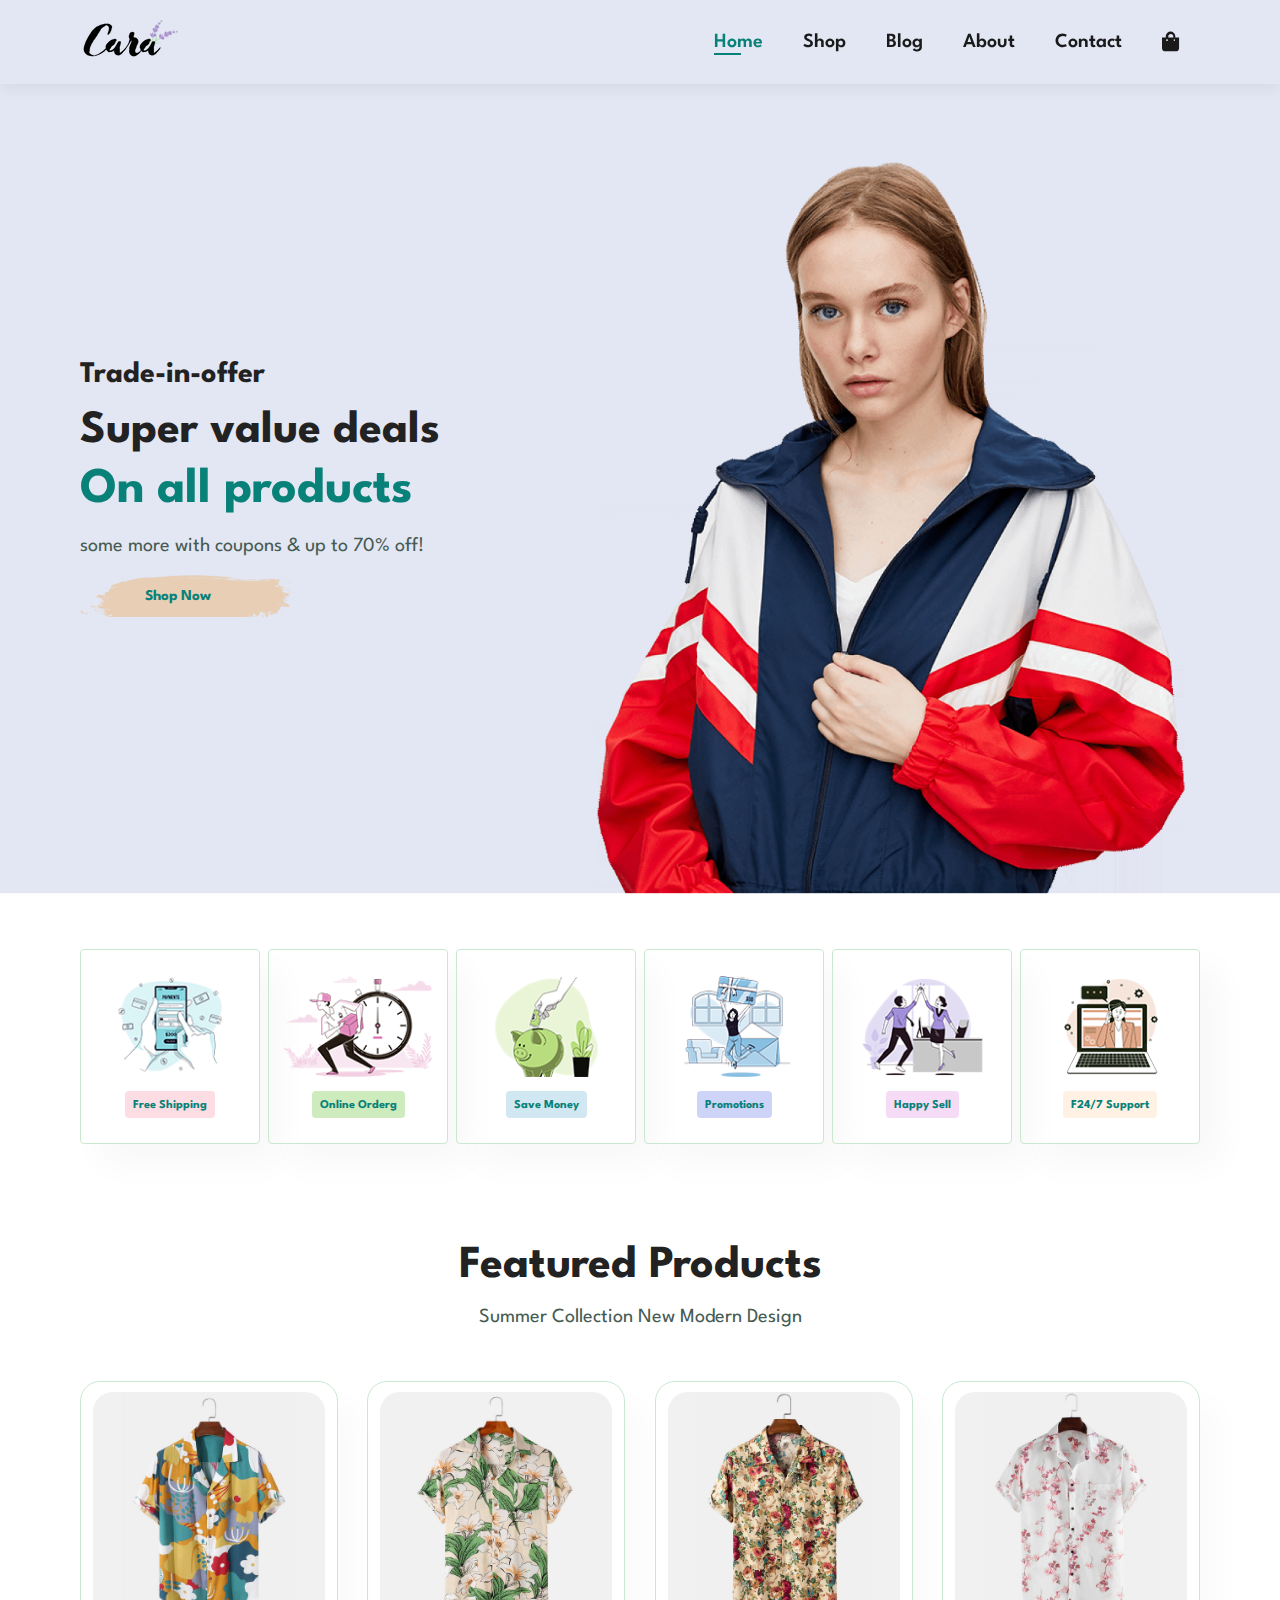
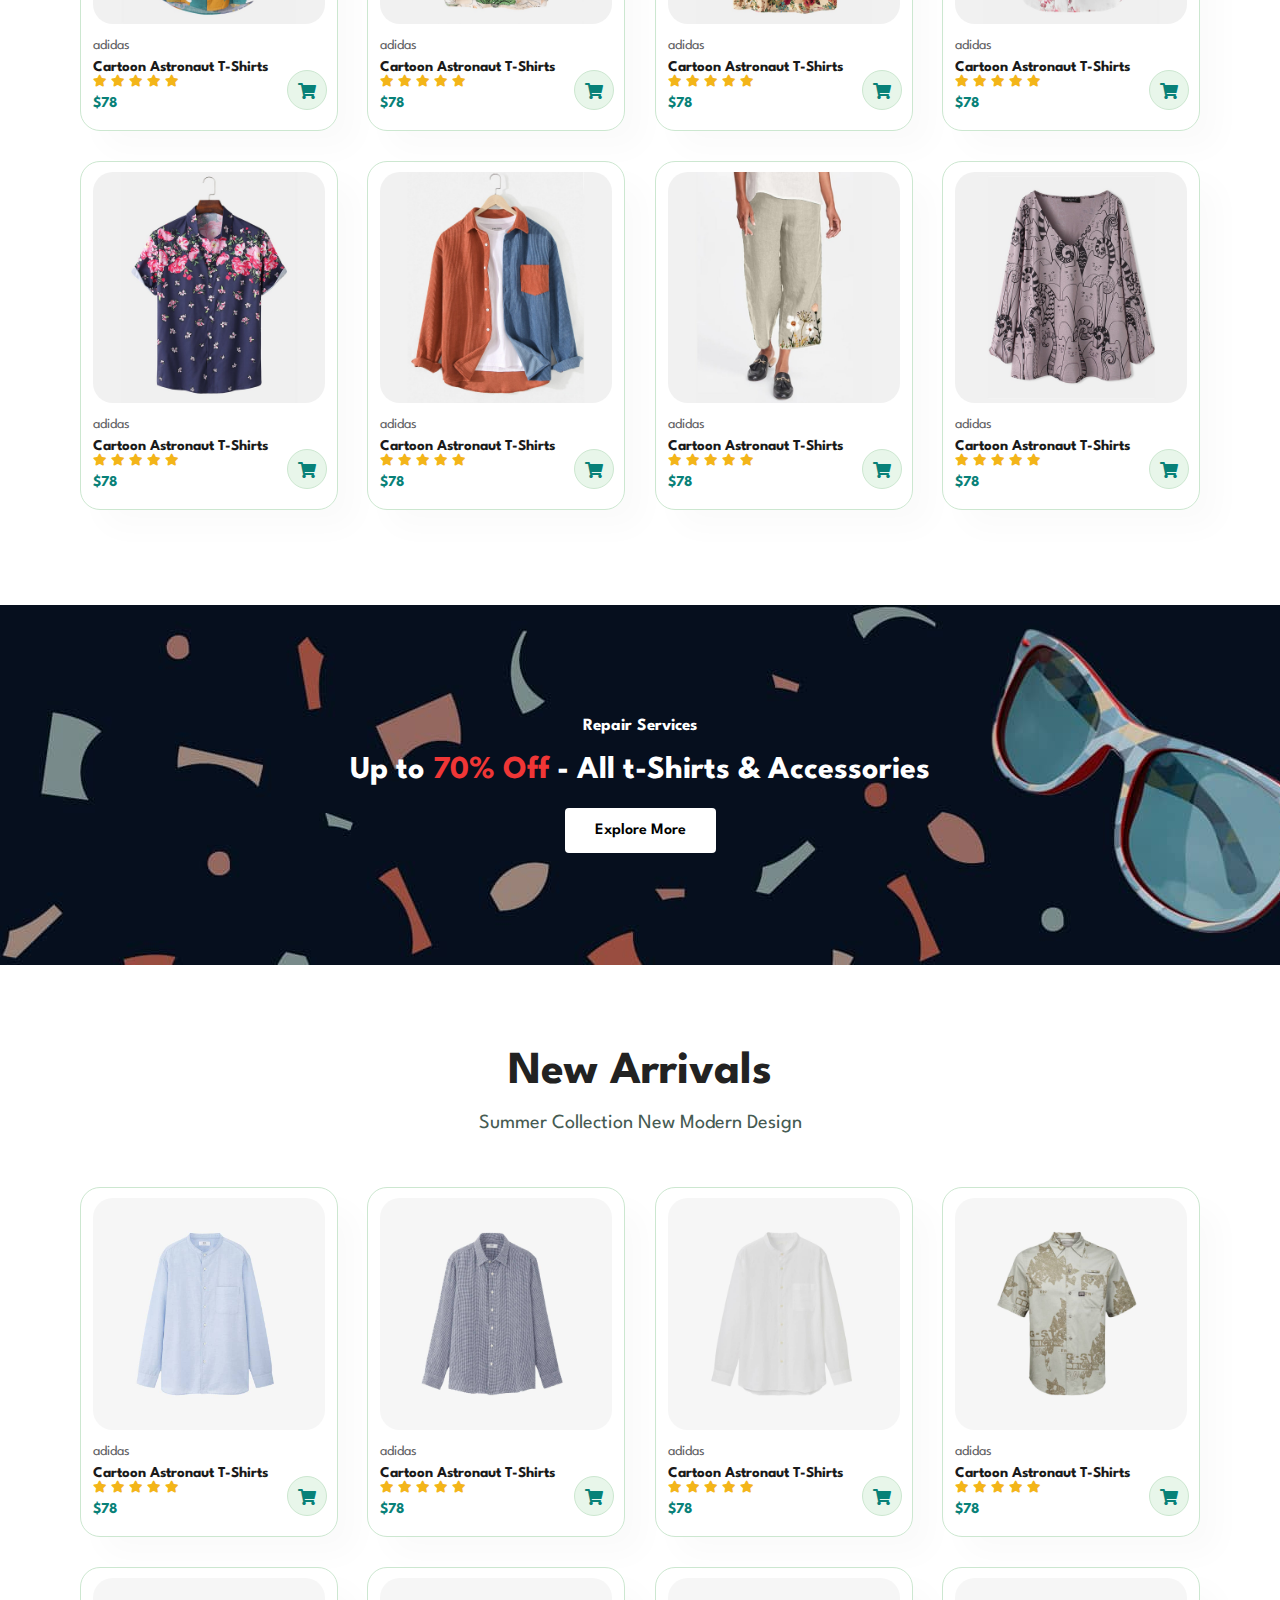
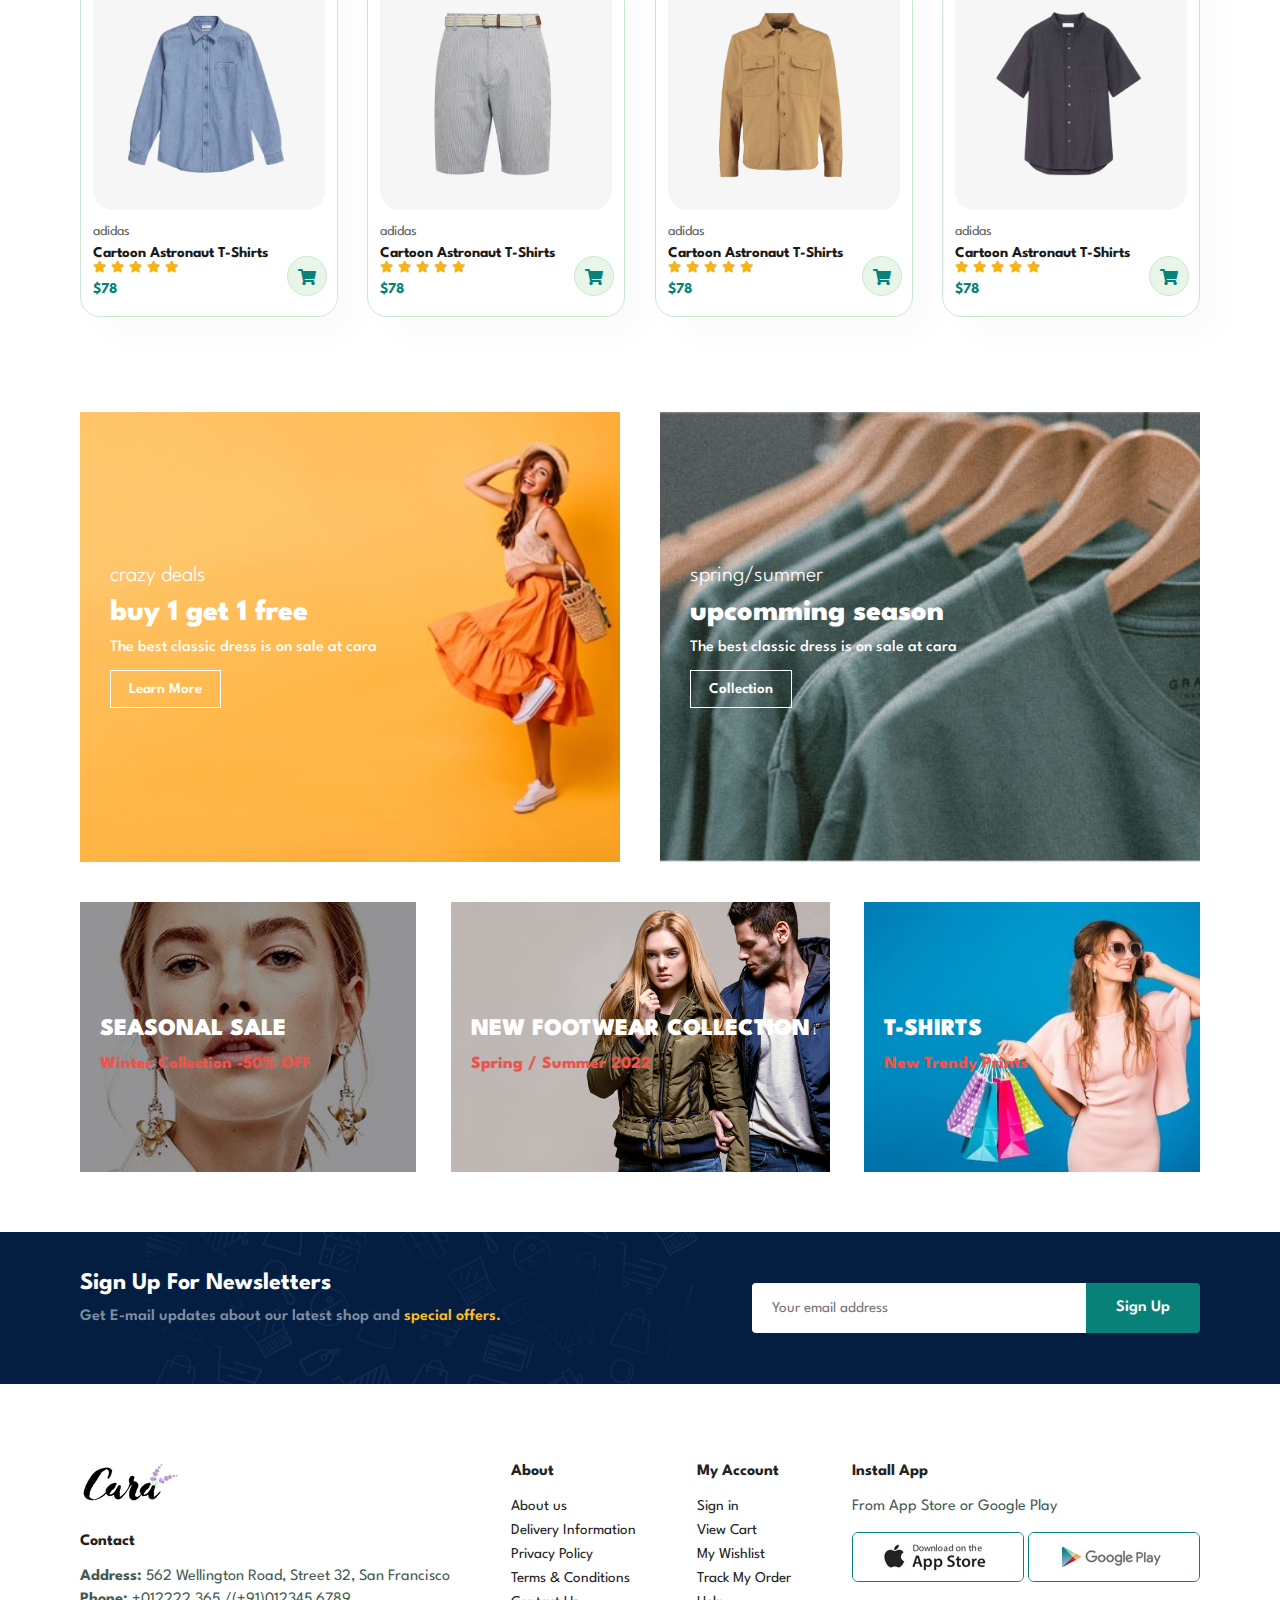
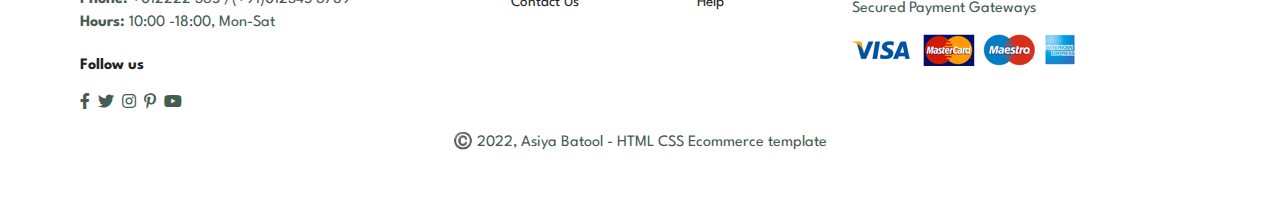
<file: index.html>
<!DOCTYPE html>
<html lang="en">

<head>
    <meta charset="UTF-8">
    <meta http-equiv="X-UA-Compatible" content="IE=edge">
    <meta name="viewport" content="width=device-width, initial-scale=1.0">
    <link rel="stylesheet" href="style.css">

    <link rel="stylesheet" href="https://use.fontawesome.com/releases/v5.15.4/css/all.css" />

    <title>Ecommerce Website</title>
</head>

<body>
    <section id="header">
        <a href="#">
            <img src="/img/logo.png" class="logo" alt="">
        </a>    
            <nav>
                <ul id="navbar">
                    <li><a class="active" href="index.html">Home</a></li>
                    <li><a href="shop.html">Shop</a></li>
                    <li><a href="blog.html">Blog</a></li>
                    <li><a href="about.html">About</a></li>
                    <li><a href="contact.html">Contact</a></li>
                    <li id="lg-bag"><a href="cart.html"><i class="fas fa-shopping-bag"></i></a></li>
                    <a href="#" id="close"><i class="fas fa-times"></i></a>
                </ul>
            </nav>

            <div id="mobile">
                <a href="cart.html"><i class="fas fa-shopping-bag"></i></a>
                <i id="bar" class="fas fa-outdent"></i>
            </div>
      
    </section>

    <!---- Hero Section start ----->

    <section id="hero">

        <h4>Trade-in-offer</h4>
        <h2>Super value deals</h2>
        <h1>On all products</h1>
        <p>some more with coupons & up to 70% off!</p>
        <button>Shop Now</button>

    </section>

    <!---- Feature Section start ----->

    <section id="feature" class="section-p1">

        <div class="fe-box">
            <img src="./img/features/f1.png">
            <h6>Free Shipping</h6>
        </div>

        <div class="fe-box">
            <img src="./img/features/f2.png">
            <h6>Online Orderg</h6>
        </div>

        <div class="fe-box">
            <img src="./img/features/f3.png">
            <h6>Save Money</h6>
        </div>

        <div class="fe-box">
            <img src="./img/features/f4.png">
            <h6>Promotions</h6>
        </div>

        <div class="fe-box">
            <img src="./img/features/f5.png">
            <h6>Happy Sell</h6>
        </div>

        <div class="fe-box">
            <img src="./img/features/f6.png">
            <h6>F24/7 Support</h6>
        </div>

    </section>

    <!----Product1 Section start ----->
    <section id="product1" class="section-p1">

        <h2>Featured Products</h2>
        <p>Summer Collection New Modern Design</p>

        <div class="pro-container">

            <div class="pro">
                <img src="./img/products/f1.jpg" alt="">
                <div class="des">
                    <span>adidas</span>
                    <h5>Cartoon Astronaut T-Shirts</h5>
                    <div class="star">
                        <i class="fas fa-star"></i>
                        <i class="fas fa-star"></i>
                        <i class="fas fa-star"></i>
                        <i class="fas fa-star"></i>
                        <i class="fas fa-star"></i>
                    </div>
                    <h4>$78</h4>
                </div>
                <a href="#"><i class="fas fa-shopping-cart cart"></i></a>
            </div>

            <div class="pro">
                <img src="./img/products/f2.jpg" alt="">
                <div class="des">
                    <span>adidas</span>
                    <h5>Cartoon Astronaut T-Shirts</h5>
                    <div class="star">
                        <i class="fas fa-star"></i>
                        <i class="fas fa-star"></i>
                        <i class="fas fa-star"></i>
                        <i class="fas fa-star"></i>
                        <i class="fas fa-star"></i>
                    </div>
                    <h4>$78</h4>
                </div>
                <a href="#"><i class="fas fa-shopping-cart cart"></i></a>
            </div>
            <div class="pro">
                <img src="./img/products/f3.jpg" alt="">
                <div class="des">
                    <span>adidas</span>
                    <h5>Cartoon Astronaut T-Shirts</h5>
                    <div class="star">
                        <i class="fas fa-star"></i>
                        <i class="fas fa-star"></i>
                        <i class="fas fa-star"></i>
                        <i class="fas fa-star"></i>
                        <i class="fas fa-star"></i>
                    </div>
                    <h4>$78</h4>
                </div>
                <a href="#"><i class="fas fa-shopping-cart cart"></i></a>
            </div>
            <div class="pro">
                <img src="./img/products/f4.jpg" alt="">
                <div class="des">
                    <span>adidas</span>
                    <h5>Cartoon Astronaut T-Shirts</h5>
                    <div class="star">
                        <i class="fas fa-star"></i>
                        <i class="fas fa-star"></i>
                        <i class="fas fa-star"></i>
                        <i class="fas fa-star"></i>
                        <i class="fas fa-star"></i>
                    </div>
                    <h4>$78</h4>
                </div>
                <a href="#"><i class="fas fa-shopping-cart cart"></i></a>
            </div>
            <div class="pro">
                <img src="./img/products/f5.jpg" alt="">
                <div class="des">
                    <span>adidas</span>
                    <h5>Cartoon Astronaut T-Shirts</h5>
                    <div class="star">
                        <i class="fas fa-star"></i>
                        <i class="fas fa-star"></i>
                        <i class="fas fa-star"></i>
                        <i class="fas fa-star"></i>
                        <i class="fas fa-star"></i>
                    </div>
                    <h4>$78</h4>
                </div>
                <a href="#"><i class="fas fa-shopping-cart cart"></i></a>
            </div>
            <div class="pro">
                <img src="./img/products/f6.jpg" alt="">
                <div class="des">
                    <span>adidas</span>
                    <h5>Cartoon Astronaut T-Shirts</h5>
                    <div class="star">
                        <i class="fas fa-star"></i>
                        <i class="fas fa-star"></i>
                        <i class="fas fa-star"></i>
                        <i class="fas fa-star"></i>
                        <i class="fas fa-star"></i>
                    </div>
                    <h4>$78</h4>
                </div>
                <a href="#"><i class="fas fa-shopping-cart cart"></i></a>
            </div>
            <div class="pro">
                <img src="./img/products/f7.jpg" alt="">
                <div class="des">
                    <span>adidas</span>
                    <h5>Cartoon Astronaut T-Shirts</h5>
                    <div class="star">
                        <i class="fas fa-star"></i>
                        <i class="fas fa-star"></i>
                        <i class="fas fa-star"></i>
                        <i class="fas fa-star"></i>
                        <i class="fas fa-star"></i>
                    </div>
                    <h4>$78</h4>
                </div>
                <a href="#"><i class="fas fa-shopping-cart cart"></i></a>
            </div>
            <div class="pro">
                <img src="./img/products/f8.jpg" alt="">
                <div class="des">
                    <span>adidas</span>
                    <h5>Cartoon Astronaut T-Shirts</h5>
                    <div class="star">
                        <i class="fas fa-star"></i>
                        <i class="fas fa-star"></i>
                        <i class="fas fa-star"></i>
                        <i class="fas fa-star"></i>
                        <i class="fas fa-star"></i>
                    </div>
                    <h4>$78</h4>
                </div>
                <a href="#"><i class="fas fa-shopping-cart cart"></i></a>
            </div>

        </div>

    </section>

    <!----Banner Section 1 start ----->
    <section id="banner" class="section-m1">
        <h4>Repair Services</h4>
        <h2>Up to <span>70% Off</span> - All t-Shirts & Accessories</h2>
        <button class="normal">Explore More</button>
    </section>

    <!----Product2 Section start ----->
    <section id="product1" class="section-p1">

        <h2>New Arrivals</h2>
        <p>Summer Collection New Modern Design</p>

        <div class="pro-container">

            <div class="pro">
                <img src="./img/products/n1.jpg" alt="">
                <div class="des">
                    <span>adidas</span>
                    <h5>Cartoon Astronaut T-Shirts</h5>
                    <div class="star">
                        <i class="fas fa-star"></i>
                        <i class="fas fa-star"></i>
                        <i class="fas fa-star"></i>
                        <i class="fas fa-star"></i>
                        <i class="fas fa-star"></i>
                    </div>
                    <h4>$78</h4>
                </div>
                <a href="#"><i class="fas fa-shopping-cart cart"></i></a>
            </div>

            <div class="pro">
                <img src="./img/products/n2.jpg" alt="">
                <div class="des">
                    <span>adidas</span>
                    <h5>Cartoon Astronaut T-Shirts</h5>
                    <div class="star">
                        <i class="fas fa-star"></i>
                        <i class="fas fa-star"></i>
                        <i class="fas fa-star"></i>
                        <i class="fas fa-star"></i>
                        <i class="fas fa-star"></i>
                    </div>
                    <h4>$78</h4>
                </div>
                <a href="#"><i class="fas fa-shopping-cart cart"></i></a>
            </div>
            <div class="pro">
                <img src="./img/products/n3.jpg" alt="">
                <div class="des">
                    <span>adidas</span>
                    <h5>Cartoon Astronaut T-Shirts</h5>
                    <div class="star">
                        <i class="fas fa-star"></i>
                        <i class="fas fa-star"></i>
                        <i class="fas fa-star"></i>
                        <i class="fas fa-star"></i>
                        <i class="fas fa-star"></i>
                    </div>
                    <h4>$78</h4>
                </div>
                <a href="#"><i class="fas fa-shopping-cart cart"></i></a>
            </div>
            <div class="pro">
                <img src="./img/products/n4.jpg" alt="">
                <div class="des">
                    <span>adidas</span>
                    <h5>Cartoon Astronaut T-Shirts</h5>
                    <div class="star">
                        <i class="fas fa-star"></i>
                        <i class="fas fa-star"></i>
                        <i class="fas fa-star"></i>
                        <i class="fas fa-star"></i>
                        <i class="fas fa-star"></i>
                    </div>
                    <h4>$78</h4>
                </div>
                <a href="#"><i class="fas fa-shopping-cart cart"></i></a>
            </div>
            <div class="pro">
                <img src="./img/products/n5.jpg" alt="">
                <div class="des">
                    <span>adidas</span>
                    <h5>Cartoon Astronaut T-Shirts</h5>
                    <div class="star">
                        <i class="fas fa-star"></i>
                        <i class="fas fa-star"></i>
                        <i class="fas fa-star"></i>
                        <i class="fas fa-star"></i>
                        <i class="fas fa-star"></i>
                    </div>
                    <h4>$78</h4>
                </div>
                <a href="#"><i class="fas fa-shopping-cart cart"></i></a>
            </div>
            <div class="pro">
                <img src="./img/products/n6.jpg" alt="">
                <div class="des">
                    <span>adidas</span>
                    <h5>Cartoon Astronaut T-Shirts</h5>
                    <div class="star">
                        <i class="fas fa-star"></i>
                        <i class="fas fa-star"></i>
                        <i class="fas fa-star"></i>
                        <i class="fas fa-star"></i>
                        <i class="fas fa-star"></i>
                    </div>
                    <h4>$78</h4>
                </div>
                <a href="#"><i class="fas fa-shopping-cart cart"></i></a>
            </div>
            <div class="pro">
                <img src="./img/products/n7.jpg" alt="">
                <div class="des">
                    <span>adidas</span>
                    <h5>Cartoon Astronaut T-Shirts</h5>
                    <div class="star">
                        <i class="fas fa-star"></i>
                        <i class="fas fa-star"></i>
                        <i class="fas fa-star"></i>
                        <i class="fas fa-star"></i>
                        <i class="fas fa-star"></i>
                    </div>
                    <h4>$78</h4>
                </div>
                <a href="#"><i class="fas fa-shopping-cart cart"></i></a>
            </div>
            <div class="pro">
                <img src="./img/products/n8.jpg" alt="">
                <div class="des">
                    <span>adidas</span>
                    <h5>Cartoon Astronaut T-Shirts</h5>
                    <div class="star">
                        <i class="fas fa-star"></i>
                        <i class="fas fa-star"></i>
                        <i class="fas fa-star"></i>
                        <i class="fas fa-star"></i>
                        <i class="fas fa-star"></i>
                    </div>
                    <h4>$78</h4>
                </div>
                <a href="#"><i class="fas fa-shopping-cart cart"></i></a>
            </div>

        </div>

    </section>

    <!----small-banner Section 2 start ----->
    <section id="sm-banner" class="section-p1">

        <div class="banner-box">
            <h4>crazy deals</h4>
            <h2>buy 1 get 1 free</h2>
            <span>The best classic dress is on sale at cara</span>
            <button class="white">Learn More</button>
        </div>

            <div class="banner-box banner-box2">
                <h4>spring/summer</h4>
                <h2>upcomming season</h2>
                <span>The best classic dress is on sale at cara</span>
                <button class="white">Collection</button>
            </div>

    </section>

    <!----Banner Section 1 start ----->
    <section id="banner3">

        <div class="banner-box">
            <h2>SEASONAL SALE</h2>
            <h3>Winter Collection -50% OFF</h3> 
        </div>

        <div class="banner-box banner-box2">
            <h2>NEW FOOTWEAR COLLECTION</h2>
            <h3>Spring / Summer 2022 </h3> 
        </div>

        <div class="banner-box banner-box3">
            <h2>T-SHIRTS</h2>
            <h3>New Trendy Prints</h3> 
        </div>

    </section>

    <!----newsLetter Section 1 start ----->
    <section id="newsletter" class="section-p1 section-m1">

        <div class="newstext">
            <h4>Sign Up For Newsletters</h4>
            <p>Get E-mail updates about our latest shop and <span>special offers.</span></p>
        </div>

        <div class="form">
            <input type="text" placeholder="Your email address">
            <button class="normal">Sign Up</button>
        </div>

    </section>

    <!----Footer Section----->
     
    <footer class="section-p1">

          <!---- 1st column ---->
        <div class="col">
            <img class="logo" src="/img/logo.png" alt="">
            <h4>Contact</h4>
            <p> <strong>Address:</strong> 562 Wellington Road, Street 32, San Francisco</p>
            <p> <strong>Phone:</strong> +012222 365 /(+91)012345 6789</p>
            <p> <strong>Hours:</strong> 10:00 -18:00, Mon-Sat</p>
            <div class="follow">
                <h4>Follow us</h4>
                <div class="icon">
                    <i class="fab fa-facebook-f"></i>
                    <i class="fab fa-twitter"></i>
                    <i class="fab fa-instagram"></i>
                    <i class="fab fa-pinterest-p"></i>
                    <i class="fab fa-youtube"></i>
                </div>
            </div>
        </div>

        <!---- 2nd column ---->
        <div class="col">
            <h4>About</h4>
            <a href="#">About us</a>
            <a href="#">Delivery Information</a>
            <a href="#">Privacy Policy</a>
            <a href="#">Terms & Conditions</a>
            <a href="#">Contact Us</a>
        </div>

        <!---- 3rd column ---->
        <div class="col">
            <h4>My Account</h4>
            <a href="#">Sign in</a>
            <a href="#">View Cart</a>
            <a href="#">My Wishlist</a>
            <a href="#">Track My Order</a>
            <a href="#">Help</a>
        </div>

        <!---- 4th column ---->
        <div class="col install">
            <h4>Install App</h4>
            <p>From App Store or Google Play</p>
            <div class="row">
                <img src="./img/pay/app.jpg" alt="">
                <img src="./img/pay/play.jpg" alt="">
            </div>
            <p>Secured Payment Gateways</p>
            <img src="./img/pay/pay.png" alt="">
        </div>

        <div class="copyright">
            <p>©️ 2022, Asiya Batool - HTML CSS Ecommerce template</p>
        </div>

    </footer>









    <script src="/script.js"></script>
</body>

</html>
</file>
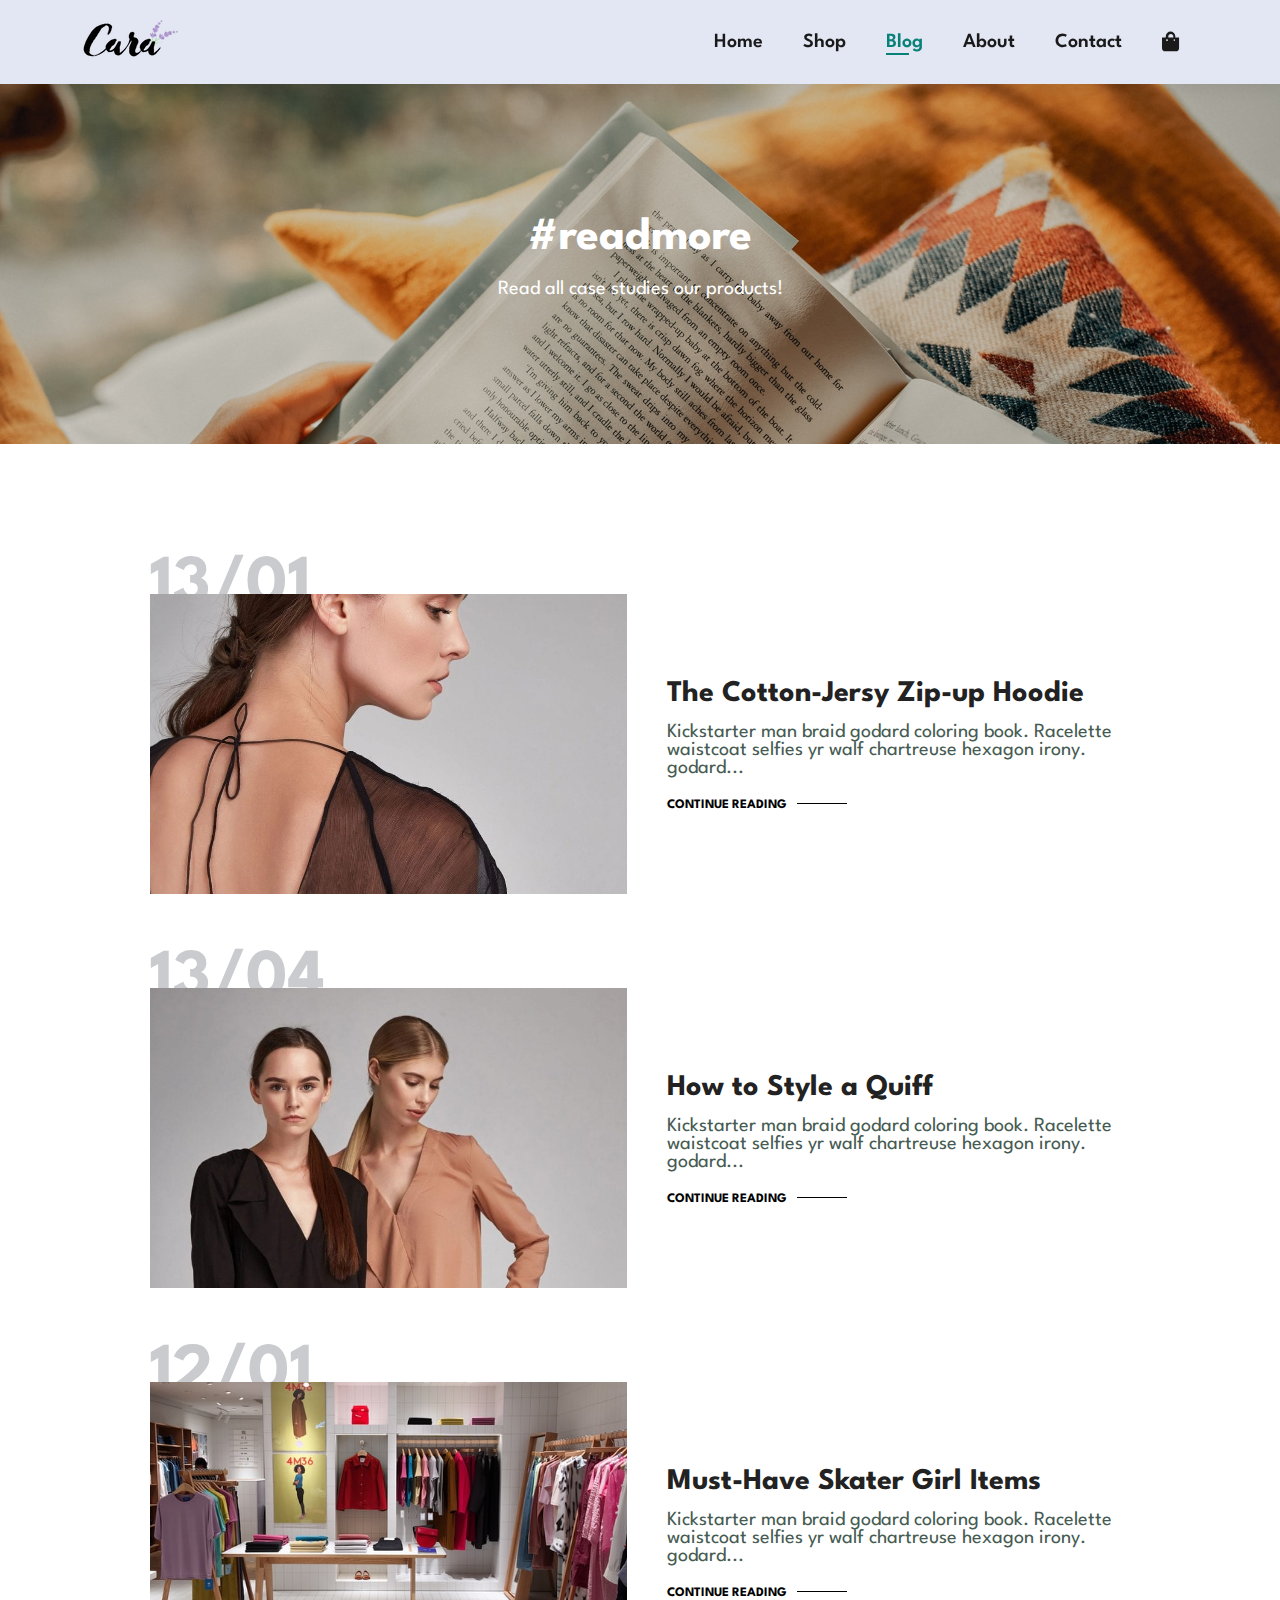
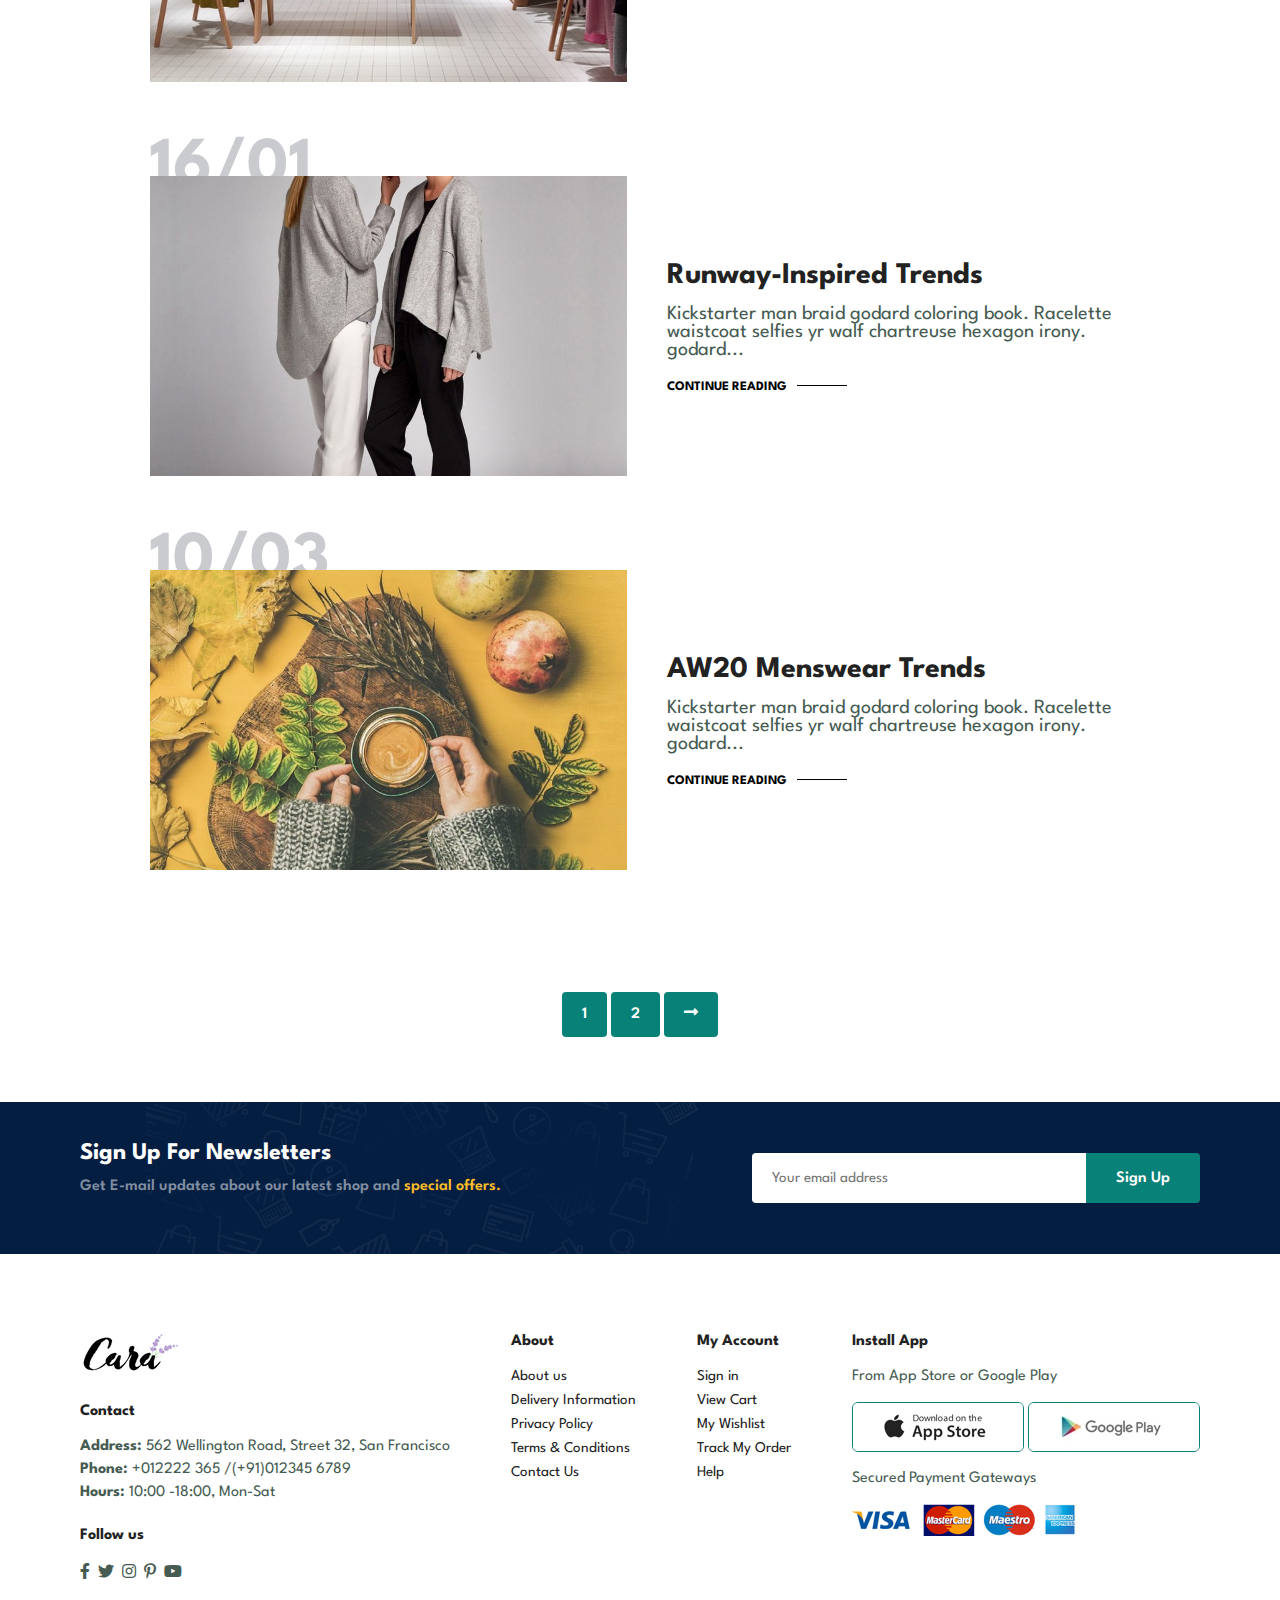
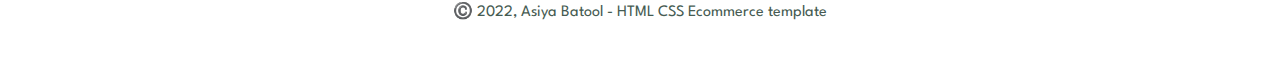
<file: blog.html>
<!DOCTYPE html>
<html lang="en">

<head>
    <meta charset="UTF-8">
    <meta http-equiv="X-UA-Compatible" content="IE=edge">
    <meta name="viewport" content="width=device-width, initial-scale=1.0">
    <link rel="stylesheet" href="style.css">

    <link rel="stylesheet" href="https://use.fontawesome.com/releases/v5.15.4/css/all.css" />

    <title>Ecommerce Website</title>
</head>

<body>
    <section id="header">
        <a href="#">
            <img src="/img/logo.png" class="logo" alt="">
        </a>
        <nav>
            <ul id="navbar">
                <li><a href="index.html">Home</a></li>
                <li><a href="shop.html">Shop</a></li>
                <li><a class="active" href="blog.html">Blog</a></li>
                <li><a href="about.html">About</a></li>
                <li><a href="contact.html">Contact</a></li>
                <li id="lg-bag"><a href="cart.html"><i class="fas fa-shopping-bag"></i></a></li>
                <a href="#" id="close"><i class="fas fa-times"></i></a>
            </ul>
        </nav>

        <div id="mobile">
            <a href="cart.html"><i class="fas fa-shopping-bag"></i></a>
            <i id="bar" class="fas fa-outdent"></i>
        </div>

    </section>

    <!---- Hero Section start ----->

    <section id="page-header" class="blog-header">
        <h2>#readmore</h2>
        <p>Read all case studies our products!</p>

    </section>

    <!---- Blog Section start ----->
    <section id="blog">

        <div class="blog-box">
            <div class="blog-img">
                <img src="/img/blog/b1.jpg" alt="">
            </div>
            <div class="bolg-details">
                <h4>The Cotton-Jersy Zip-up Hoodie</h4>
                <p>Kickstarter man braid godard coloring book. Racelette waistcoat selfies yr walf chartreuse hexagon irony. godard...</p>
                <a href="#">CONTINUE READING</a>
            </div>
            <h1>13/01</h1>
        </div>

        <div class="blog-box">
            <div class="blog-img">
                <img src="/img/blog/b2.jpg" alt="">
            </div>
            <div class="bolg-details">
                <h4>How to Style a Quiff</h4>
                <p>Kickstarter man braid godard coloring book. Racelette waistcoat selfies yr walf chartreuse hexagon irony. godard...</p>
                <a href="#">CONTINUE READING</a>
            </div>
            <h1>13/04</h1>
        </div>

        <div class="blog-box">
            <div class="blog-img">
                <img src="/img/blog/b3.jpg" alt="">
            </div>
            <div class="bolg-details">
                <h4>Must-Have Skater Girl Items</h4>
                <p>Kickstarter man braid godard coloring book. Racelette waistcoat selfies yr walf chartreuse hexagon irony. godard...</p>
                <a href="#">CONTINUE READING</a>
            </div>
            <h1>12/01</h1>
        </div>

        <div class="blog-box">
            <div class="blog-img">
                <img src="/img/blog/b4.jpg" alt="">
            </div>
            <div class="bolg-details">
                <h4>Runway-Inspired Trends </h4>
                <p>Kickstarter man braid godard coloring book. Racelette waistcoat selfies yr walf chartreuse hexagon irony. godard...</p>
                <a href="#">CONTINUE READING</a>
            </div>
            <h1>16/01</h1>
        </div>

        <div class="blog-box">
            <div class="blog-img">
                <img src="/img/blog/b6.jpg" alt="">
            </div>
            <div class="bolg-details">
                <h4>AW20 Menswear Trends</h4>
                <p>Kickstarter man braid godard coloring book. Racelette waistcoat selfies yr walf chartreuse hexagon irony. godard...</p>
                <a href="#">CONTINUE READING</a>
            </div>
            <h1>10/03</h1>
        </div>

    </section>

    <!----Pagination Section start ----->
        <section id="pagination" class="section-p1">

            <a href="#">1</a>
            <a href="#">2</a>
            <a href="#"><i class="fas fa-long-arrow-alt-right"></i></a>

        </section>

    <!----newsLetter Section 1 start ----->
    <section id="newsletter" class="section-p1 section-m1">

        <div class="newstext">
            <h4>Sign Up For Newsletters</h4>
            <p>Get E-mail updates about our latest shop and <span>special offers.</span></p>
        </div>

        <div class="form">
            <input type="text" placeholder="Your email address">
            <button class="normal">Sign Up</button>
        </div>

    </section>

    <!----Footer Section----->

    <footer class="section-p1">

        <!---- 1st column ---->
        <div class="col">
            <img class="logo" src="/img/logo.png" alt="">
            <h4>Contact</h4>
            <p> <strong>Address:</strong> 562 Wellington Road, Street 32, San Francisco</p>
            <p> <strong>Phone:</strong> +012222 365 /(+91)012345 6789</p>
            <p> <strong>Hours:</strong> 10:00 -18:00, Mon-Sat</p>
            <div class="follow">
                <h4>Follow us</h4>
                <div class="icon">
                    <i class="fab fa-facebook-f"></i>
                    <i class="fab fa-twitter"></i>
                    <i class="fab fa-instagram"></i>
                    <i class="fab fa-pinterest-p"></i>
                    <i class="fab fa-youtube"></i>
                </div>
            </div>
        </div>

        <!---- 2nd column ---->
        <div class="col">
            <h4>About</h4>
            <a href="#">About us</a>
            <a href="#">Delivery Information</a>
            <a href="#">Privacy Policy</a>
            <a href="#">Terms & Conditions</a>
            <a href="#">Contact Us</a>
        </div>

        <!---- 3rd column ---->
        <div class="col">
            <h4>My Account</h4>
            <a href="#">Sign in</a>
            <a href="#">View Cart</a>
            <a href="#">My Wishlist</a>
            <a href="#">Track My Order</a>
            <a href="#">Help</a>
        </div>

        <!---- 4th column ---->
        <div class="col install">
            <h4>Install App</h4>
            <p>From App Store or Google Play</p>
            <div class="row">
                <img src="./img/pay/app.jpg" alt="">
                <img src="./img/pay/play.jpg" alt="">
            </div>
            <p>Secured Payment Gateways</p>
            <img src="./img/pay/pay.png" alt="">
        </div>

        <div class="copyright">
            <p>©️ 2022, Asiya Batool - HTML CSS Ecommerce template</p>
        </div>

    </footer>


    <script src="/script.js"></script>
</body>

</html>
</file>
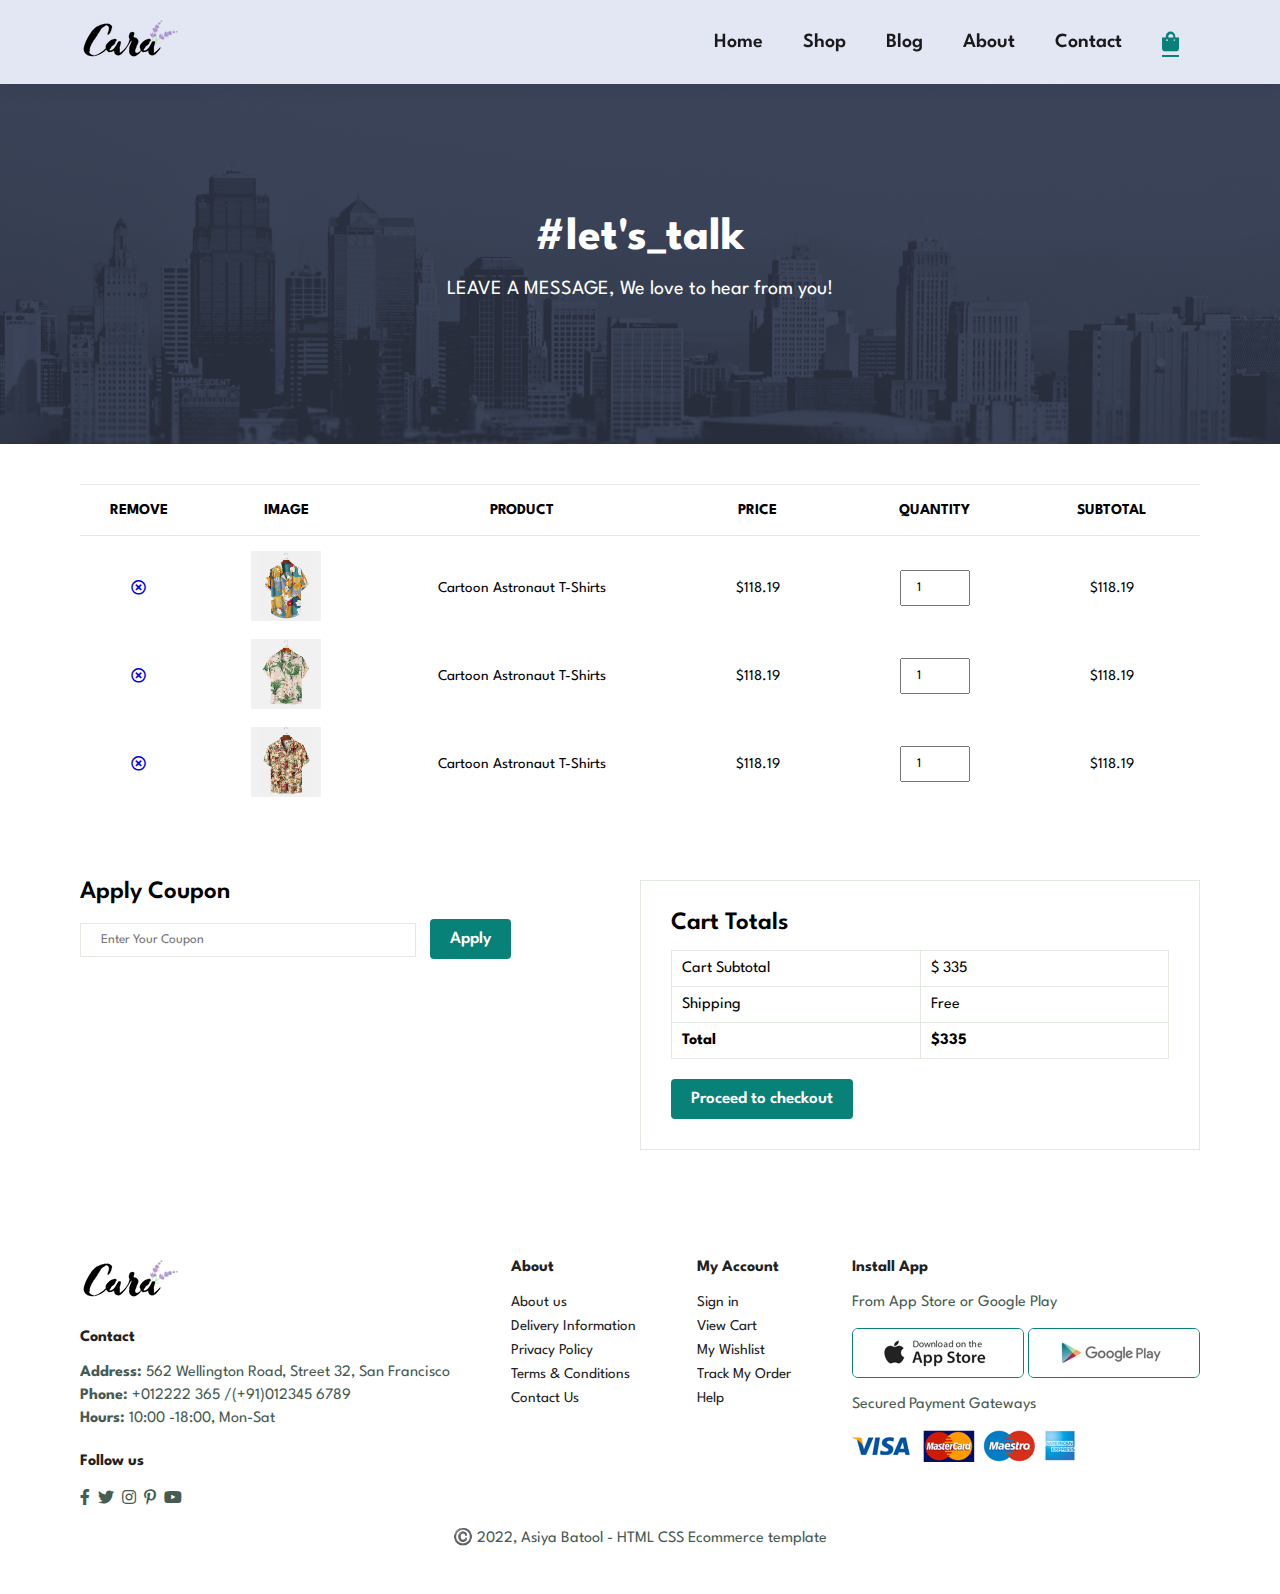
<file: cart.html>
<!DOCTYPE html>
<html lang="en">

<head>
    <meta charset="UTF-8">
    <meta http-equiv="X-UA-Compatible" content="IE=edge">
    <meta name="viewport" content="width=device-width, initial-scale=1.0">
    <link rel="stylesheet" href="/style.css">

    <link rel="stylesheet" href="https://use.fontawesome.com/releases/v5.15.4/css/all.css" />

    <title>Ecommerce Website</title>
</head>

<body>
    <section id="header">
        <a href="#">
            <img src="/img/logo.png" class="logo" alt="">
        </a>
        <nav>
            <ul id="navbar">
                <li><a href="index.html">Home</a></li>
                <li><a href="shop.html">Shop</a></li>
                <li><a href="blog.html">Blog</a></li>
                <li><a href="about.html">About</a></li>
                <li><a href="contact.html">Contact</a></li>
                <li id="lg-bag">
                    <a class="active" href="cart.html"><i class="fas fa-shopping-bag"></i></a>
                </li>
                <a href="#" id="close"><i class="fas fa-times"></i></a>
            </ul>
        </nav>

        <div id="mobile">
            <a href="cart.html"><i class="fas fa-shopping-bag"></i></a>
            <i id="bar" class="fas fa-outdent"></i>
        </div>

    </section>

    <!---- Hero Section start ----->
    <section id="page-header" class="about-header">
        <h2>#let's_talk</h2>
        <p>LEAVE A MESSAGE, We love to hear from you!</p>

    </section>

    <!---- Cart Section start ----->
    <section id="cart" class="section-p1">

        <table width="100%">
            <thead>
                <tr>
                    <td>Remove</td>
                    <td>Image</td>
                    <td>Product</td>
                    <td>Price</td>
                    <td>Quantity</td>
                    <td>Subtotal</td>
                </tr>
            </thead>

            <tbody>
                <tr>
                    <td><a href="#"><i class="far fa-times-circle"></i></a></td>
                    <td> <img src="/img/products/f1.jpg" alt=""></td>
                    <td>Cartoon Astronaut T-Shirts</td>
                    <td>$118.19</td>
                    <td><input type="number" value="1"></td>
                    <td>$118.19</td>
                </tr>

                <tr>
                    <td><a href="#"><i class="far fa-times-circle"></i></a></td>
                    <td> <img src="/img/products/f2.jpg" alt=""></td>
                    <td>Cartoon Astronaut T-Shirts</td>
                    <td>$118.19</td>
                    <td><input type="number" value="1"></td>
                    <td>$118.19</td>
                </tr>

                <tr>
                    <td><a href="#"><i class="far fa-times-circle"></i></a></td>
                    <td> <img src="/img/products/f3.jpg" alt=""></td>
                    <td>Cartoon Astronaut T-Shirts</td>
                    <td>$118.19</td>
                    <td><input type="number" value="1"></td>
                    <td>$118.19</td>
                </tr>
            </tbody>

        </table>

    </section>

     <!---- Cart-add Section start ----->
     <section id="cart-add" class="section-p1">

        <!-- left column -->
        <div id="coupon">
            <h3>Apply Coupon</h3>
            <div>
                <input type="text" placeholder="Enter Your Coupon">
                <button class="normal">Apply</button>
            </div>
        </div>

        <!-- right column -->
        <div id="subtotal">
            <h3>Cart Totals</h3>
                <table>
                    <tr>
                        <td>Cart Subtotal</td>
                        <td>$ 335</td>
                    </tr>
                    <tr>
                        <td>Shipping</td>
                        <td>Free</td>
                    </tr>
                    <tr>
                        <td> <strong>Total</strong> </td>
                        <td> <strong>$335</strong> </td>
                    </tr>
                </table>
                <button class="normal">Proceed to checkout</button>
        </div>

    </section>

    <!----Footer Section----->
    <footer class="section-p1">

        <!---- 1st column ---->
        <div class="col">
            <img class="logo" src="/img/logo.png" alt="">
            <h4>Contact</h4>
            <p> <strong>Address:</strong> 562 Wellington Road, Street 32, San Francisco</p>
            <p> <strong>Phone:</strong> +012222 365 /(+91)012345 6789</p>
            <p> <strong>Hours:</strong> 10:00 -18:00, Mon-Sat</p>
            <div class="follow">
                <h4>Follow us</h4>
                <div class="icon">
                    <i class="fab fa-facebook-f"></i>
                    <i class="fab fa-twitter"></i>
                    <i class="fab fa-instagram"></i>
                    <i class="fab fa-pinterest-p"></i>
                    <i class="fab fa-youtube"></i>
                </div>
            </div>
        </div>

        <!---- 2nd column ---->
        <div class="col">
            <h4>About</h4>
            <a href="#">About us</a>
            <a href="#">Delivery Information</a>
            <a href="#">Privacy Policy</a>
            <a href="#">Terms & Conditions</a>
            <a href="#">Contact Us</a>
        </div>

        <!---- 3rd column ---->
        <div class="col">
            <h4>My Account</h4>
            <a href="#">Sign in</a>
            <a href="#">View Cart</a>
            <a href="#">My Wishlist</a>
            <a href="#">Track My Order</a>
            <a href="#">Help</a>
        </div>

        <!---- 4th column ---->
        <div class="col install">
            <h4>Install App</h4>
            <p>From App Store or Google Play</p>
            <div class="row">
                <img src="./img/pay/app.jpg" alt="">
                <img src="./img/pay/play.jpg" alt="">
            </div>
            <p>Secured Payment Gateways</p>
            <img src="./img/pay/pay.png" alt="">
        </div>

        <div class="copyright">
            <p>©️ 2022, Asiya Batool - HTML CSS Ecommerce template</p>
        </div>

    </footer>


    <script src="/script.js"></script>
</body>

</html>
</file>
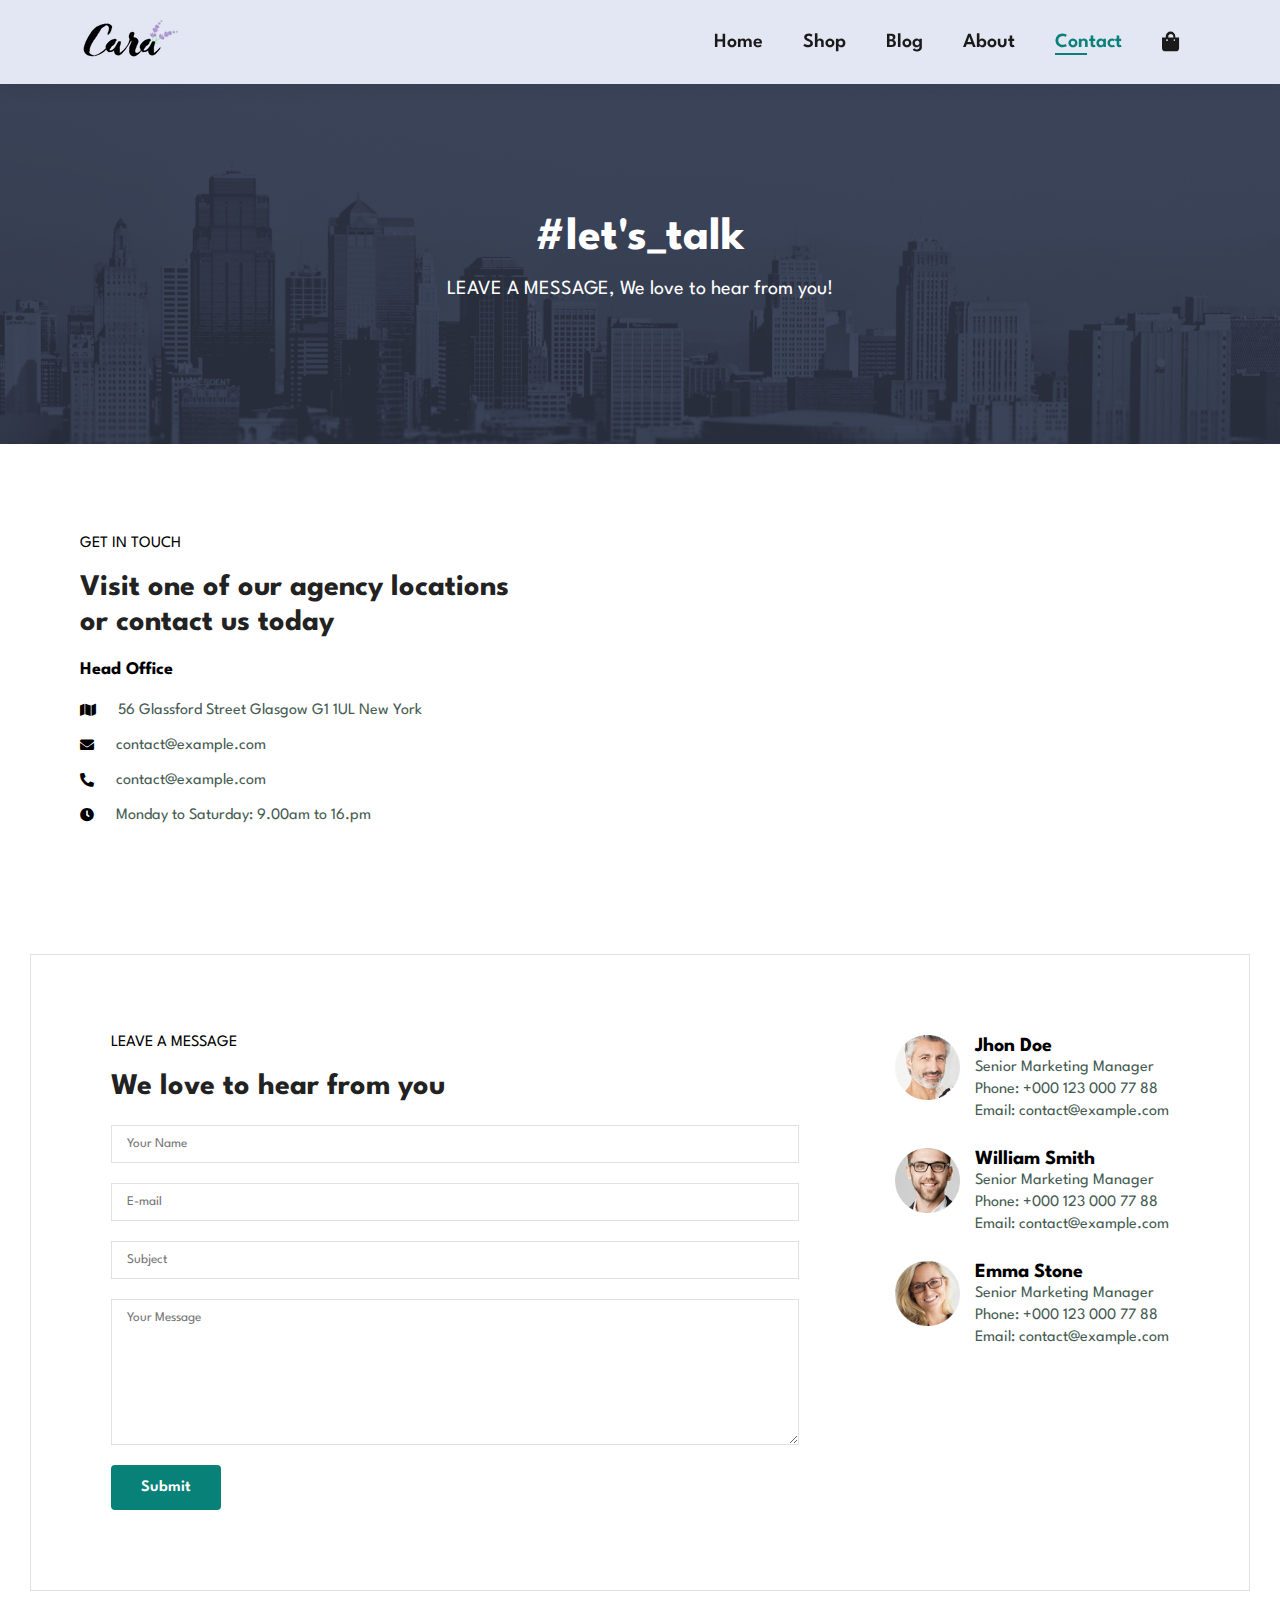
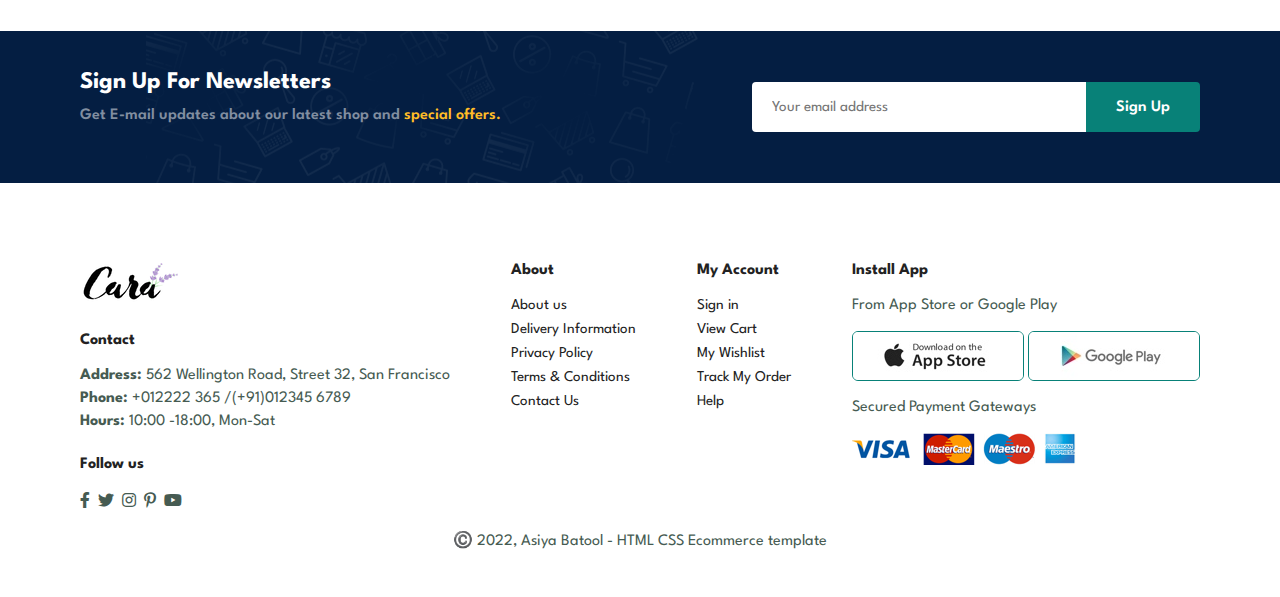
<file: contact.html>
<!DOCTYPE html>
<html lang="en">

<head>
    <meta charset="UTF-8">
    <meta http-equiv="X-UA-Compatible" content="IE=edge">
    <meta name="viewport" content="width=device-width, initial-scale=1.0">
    <link rel="stylesheet" href="/style.css">

    <link rel="stylesheet" href="https://use.fontawesome.com/releases/v5.15.4/css/all.css" />

    <title>Ecommerce Website</title>
</head>

<body>
    <section id="header">
        <a href="#">
            <img src="/img/logo.png" class="logo" alt="">
        </a>
        <nav>
            <ul id="navbar">
                <li><a href="index.html">Home</a></li>
                <li><a href="shop.html">Shop</a></li>
                <li><a href="blog.html">Blog</a></li>
                <li><a href="about.html">About</a></li>
                <li><a class="active" href="contact.html">Contact</a></li>
                <li id="lg-bag"><a href="cart.html"><i class="fas fa-shopping-bag"></i></a></li>
                <a href="#" id="close"><i class="fas fa-times"></i></a>
            </ul>
        </nav>

        <div id="mobile">
            <a href="cart.html"><i class="fas fa-shopping-bag"></i></a>
            <i id="bar" class="fas fa-outdent"></i>
        </div>

    </section>

    <!---- Hero Section start ----->
    <section id="page-header" class="about-header">
        <h2>#let's_talk</h2>
        <p>LEAVE A MESSAGE, We love to hear from you!</p>

    </section>

    <!---- Contact Section start ----->
    <section id="contact-details" class="section-p1">

        <!-- right column -->
        <div class="details">
            <span>GET IN TOUCH</span>
            <h2>Visit one of our agency locations or contact us today</h2>
            <h3>Head Office</h3>

            <div>
                <li>
                    <i class="fas fa-map"></i>
                    <p>56 Glassford Street Glasgow G1 1UL New York</p>
                </li>
                
                <li>
                    <i class="fas fa-envelope"></i>
                    <p>contact@example.com</p>
                </li>

                <li>
                    <i class="fas fa-phone-alt"></i>
                    <p>contact@example.com</p>
                </li>

                <li>
                    <i class="fas fa-clock"></i>
                    <p>Monday to Saturday: 9.00am to 16.pm</p>
                </li>

            </div>

        </div>

        <!-- left column -->
        <div class="map">
            <iframe src="https://www.google.com/maps/embed?pb=!1m18!1m12!1m3!1d435518.6817847302!2d74.0541871839176!3d31.483220874767863!2m3!1f0!2f0!3f0!3m2!1i1024!2i768!4f13.1!3m3!1m2!1s0x39190483e58107d9%3A0xc23abe6ccc7e2462!2sLahore%2C%20Punjab%2C%20Pakistan!5e0!3m2!1sen!2s!4v1665634097822!5m2!1sen!2s" width="600" height="450" style="border:0;" allowfullscreen="" loading="lazy" referrerpolicy="no-referrer-when-downgrade"></iframe>
        </div>

    </section>

        <!---- Form Section start ----->
        <section id="form-details">

            <form action="">
                <span>LEAVE A MESSAGE</span>
                <h2>We love to hear from you</h2>
                <input type="text" placeholder="Your Name">
                <input type="email" placeholder="E-mail">
                <input type="text" placeholder="Subject">
                <textarea id="" cols="30" rows="10" placeholder="Your Message"></textarea>
                <button class="normal">Submit</button>
            </form>

            <div class="people">
                <div>
                    <img src="/img/people/1.png" alt="">
                    <p>
                        <span>Jhon Doe</span> Senior Marketing Manager <br>
                        Phone: +000 123 000 77 88 <br>Email: contact@example.com
                    </p>
                </div>
                <div>
                    <img src="/img/people/2.png" alt="">
                    <p>
                        <span>William Smith</span> Senior Marketing Manager <br>
                        Phone: +000 123 000 77 88 <br>Email: contact@example.com
                    </p>
                </div>
                <div>
                    <img src="/img/people/3.png" alt="">
                    <p>
                        <span>Emma Stone</span> Senior Marketing Manager <br>
                        Phone: +000 123 000 77 88 <br>Email: contact@example.com
                    </p>
                </div>
            </div>

        </section>

    <!----newsLetter Section 1 start ----->
    <section id="newsletter" class="section-p1 section-m1">

        <div class="newstext">
            <h4>Sign Up For Newsletters</h4>
            <p>Get E-mail updates about our latest shop and <span>special offers.</span></p>
        </div>

        <div class="form">
            <input type="text" placeholder="Your email address">
            <button class="normal">Sign Up</button>
        </div>

    </section>

    <!----Footer Section----->
    <footer class="section-p1">

        <!---- 1st column ---->
        <div class="col">
            <img class="logo" src="/img/logo.png" alt="">
            <h4>Contact</h4>
            <p> <strong>Address:</strong> 562 Wellington Road, Street 32, San Francisco</p>
            <p> <strong>Phone:</strong> +012222 365 /(+91)012345 6789</p>
            <p> <strong>Hours:</strong> 10:00 -18:00, Mon-Sat</p>
            <div class="follow">
                <h4>Follow us</h4>
                <div class="icon">
                    <i class="fab fa-facebook-f"></i>
                    <i class="fab fa-twitter"></i>
                    <i class="fab fa-instagram"></i>
                    <i class="fab fa-pinterest-p"></i>
                    <i class="fab fa-youtube"></i>
                </div>
            </div>
        </div>

        <!---- 2nd column ---->
        <div class="col">
            <h4>About</h4>
            <a href="#">About us</a>
            <a href="#">Delivery Information</a>
            <a href="#">Privacy Policy</a>
            <a href="#">Terms & Conditions</a>
            <a href="#">Contact Us</a>
        </div>

        <!---- 3rd column ---->
        <div class="col">
            <h4>My Account</h4>
            <a href="#">Sign in</a>
            <a href="#">View Cart</a>
            <a href="#">My Wishlist</a>
            <a href="#">Track My Order</a>
            <a href="#">Help</a>
        </div>

        <!---- 4th column ---->
        <div class="col install">
            <h4>Install App</h4>
            <p>From App Store or Google Play</p>
            <div class="row">
                <img src="./img/pay/app.jpg" alt="">
                <img src="./img/pay/play.jpg" alt="">
            </div>
            <p>Secured Payment Gateways</p>
            <img src="./img/pay/pay.png" alt="">
        </div>

        <div class="copyright">
            <p>©️ 2022, Asiya Batool - HTML CSS Ecommerce template</p>
        </div>

    </footer>


    <script src="/script.js"></script>
</body>

</html>
</file>
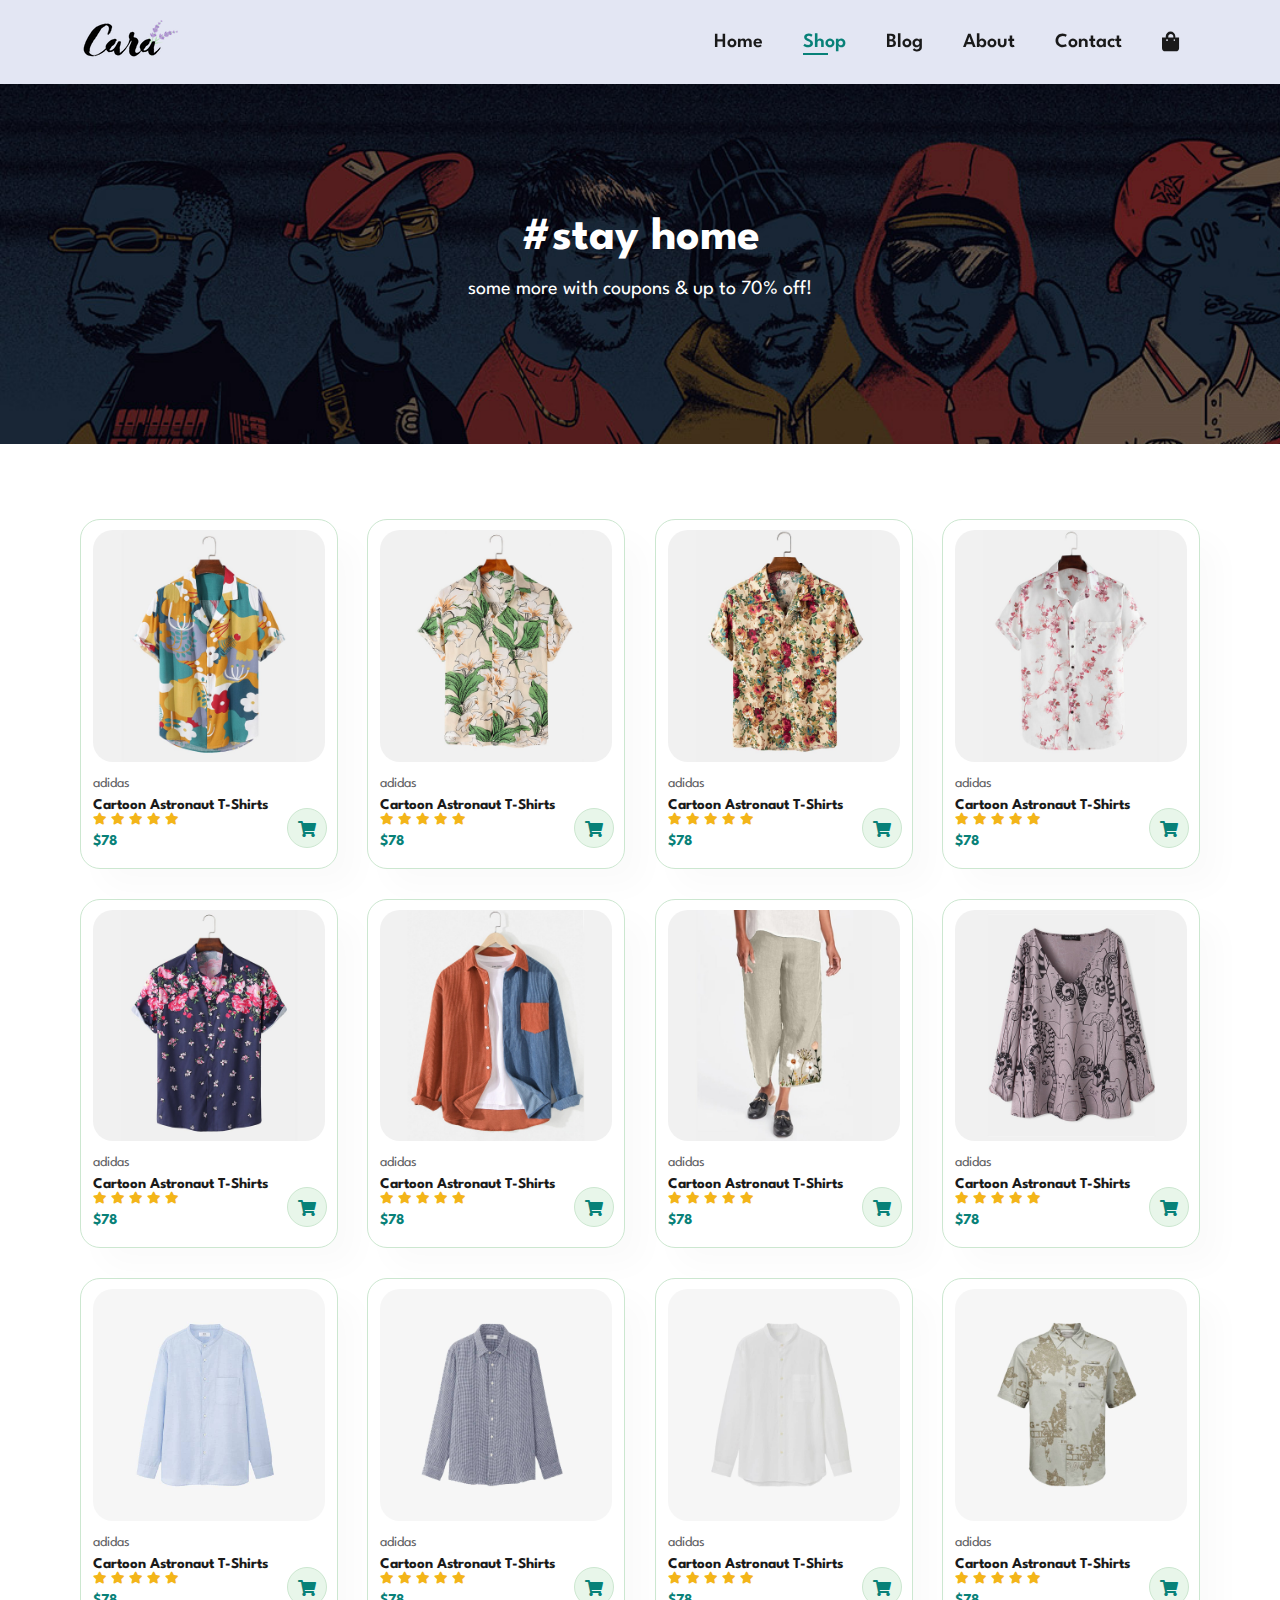
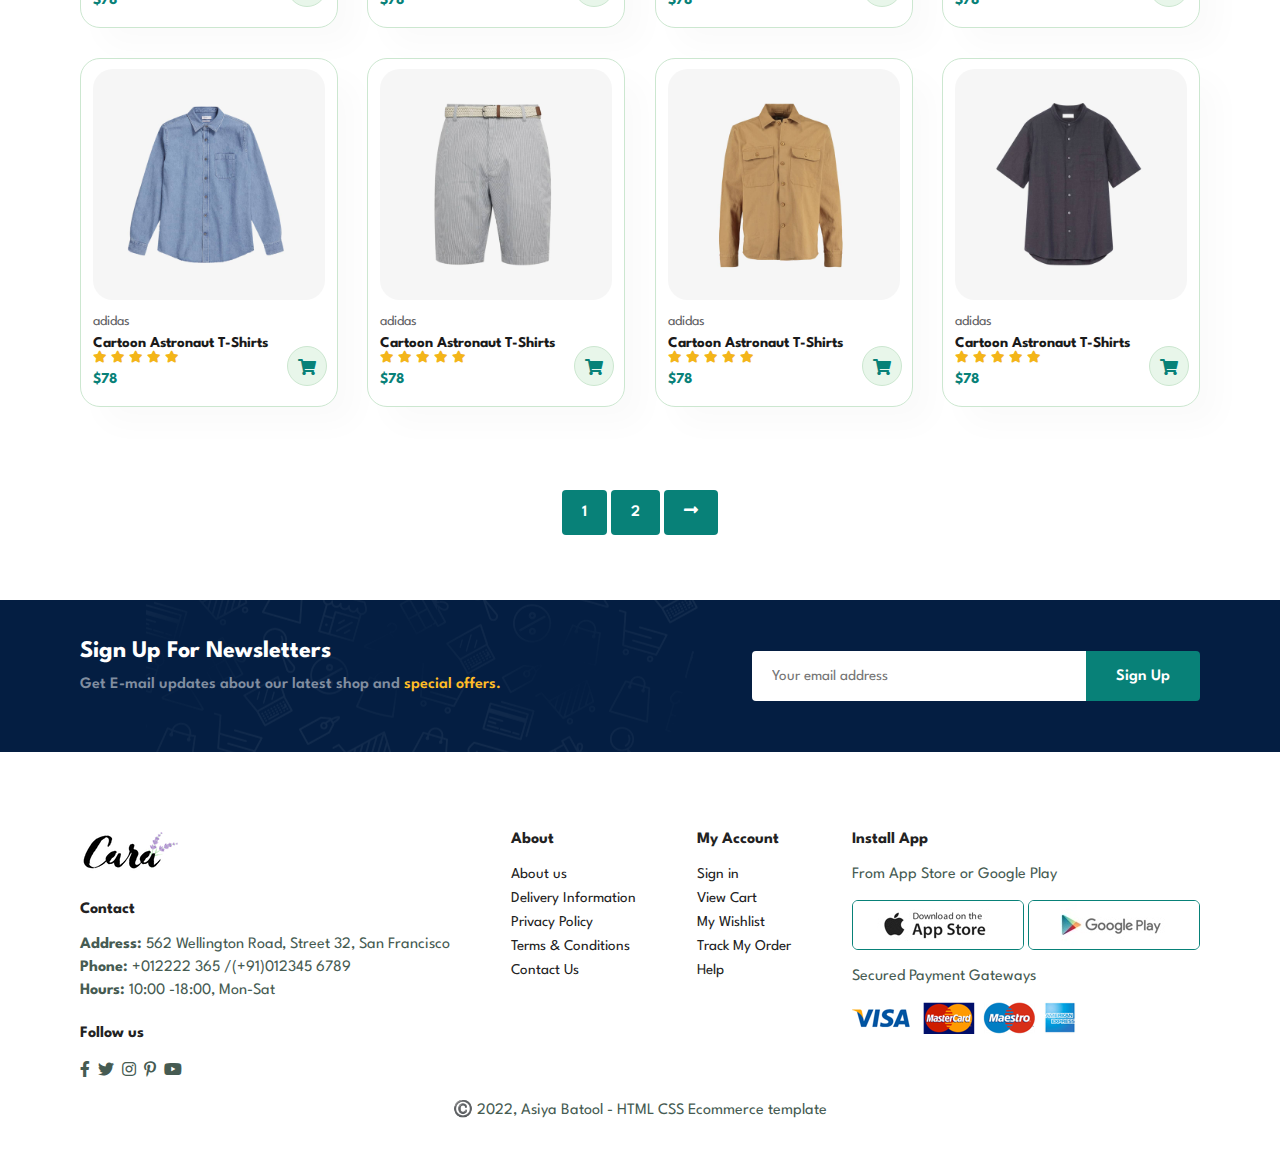
<file: shop.html>
<!DOCTYPE html>
<html lang="en">

<head>
    <meta charset="UTF-8">
    <meta http-equiv="X-UA-Compatible" content="IE=edge">
    <meta name="viewport" content="width=device-width, initial-scale=1.0">
    <link rel="stylesheet" href="style.css">

    <link rel="stylesheet" href="https://use.fontawesome.com/releases/v5.15.4/css/all.css" />

    <title>Ecommerce Website</title>
</head>

<body>
    <section id="header">
        <a href="#">
            <img src="/img/logo.png" class="logo" alt="">
        </a>
        <nav>
            <ul id="navbar">
                <li><a href="index.html">Home</a></li>
                <li><a class="active" href="shop.html">Shop</a></li>
                <li><a href="blog.html">Blog</a></li>
                <li><a href="about.html">About</a></li>
                <li><a href="contact.html">Contact</a></li>
                <li id="lg-bag"><a href="cart.html"><i class="fas fa-shopping-bag"></i></a></li>
                <a href="#" id="close"><i class="fas fa-times"></i></a>
            </ul>
        </nav>

        <div id="mobile">
            <a href="cart.html"><i class="fas fa-shopping-bag"></i></a>
            <i id="bar" class="fas fa-outdent"></i>
        </div>

    </section>

    <!---- Hero Section start ----->

    <section id="page-header">
        <h2>#stay home</h2>
        <p>some more with coupons & up to 70% off!</p>

    </section>

    <!----Product1 Section start ----->
    <section id="product1" class="section-p1">

        <div class="pro-container">

            <div class="pro" onclick="window.location.href='sproduct.html'">
                <img src="./img/products/f1.jpg" alt="">
                <div class="des">
                    <span>adidas</span>
                    <h5>Cartoon Astronaut T-Shirts</h5>
                    <div class="star">
                        <i class="fas fa-star"></i>
                        <i class="fas fa-star"></i>
                        <i class="fas fa-star"></i>
                        <i class="fas fa-star"></i>
                        <i class="fas fa-star"></i>
                    </div>
                    <h4>$78</h4>
                </div>
                <a href="#"><i class="fas fa-shopping-cart cart"></i></a>
            </div>

            <div class="pro">
                <img src="./img/products/f2.jpg" alt="">
                <div class="des">
                    <span>adidas</span>
                    <h5>Cartoon Astronaut T-Shirts</h5>
                    <div class="star">
                        <i class="fas fa-star"></i>
                        <i class="fas fa-star"></i>
                        <i class="fas fa-star"></i>
                        <i class="fas fa-star"></i>
                        <i class="fas fa-star"></i>
                    </div>
                    <h4>$78</h4>
                </div>
                <a href="#"><i class="fas fa-shopping-cart cart"></i></a>
            </div>
            <div class="pro">
                <img src="./img/products/f3.jpg" alt="">
                <div class="des">
                    <span>adidas</span>
                    <h5>Cartoon Astronaut T-Shirts</h5>
                    <div class="star">
                        <i class="fas fa-star"></i>
                        <i class="fas fa-star"></i>
                        <i class="fas fa-star"></i>
                        <i class="fas fa-star"></i>
                        <i class="fas fa-star"></i>
                    </div>
                    <h4>$78</h4>
                </div>
                <a href="#"><i class="fas fa-shopping-cart cart"></i></a>
            </div>
            <div class="pro">
                <img src="./img/products/f4.jpg" alt="">
                <div class="des">
                    <span>adidas</span>
                    <h5>Cartoon Astronaut T-Shirts</h5>
                    <div class="star">
                        <i class="fas fa-star"></i>
                        <i class="fas fa-star"></i>
                        <i class="fas fa-star"></i>
                        <i class="fas fa-star"></i>
                        <i class="fas fa-star"></i>
                    </div>
                    <h4>$78</h4>
                </div>
                <a href="#"><i class="fas fa-shopping-cart cart"></i></a>
            </div>
            <div class="pro">
                <img src="./img/products/f5.jpg" alt="">
                <div class="des">
                    <span>adidas</span>
                    <h5>Cartoon Astronaut T-Shirts</h5>
                    <div class="star">
                        <i class="fas fa-star"></i>
                        <i class="fas fa-star"></i>
                        <i class="fas fa-star"></i>
                        <i class="fas fa-star"></i>
                        <i class="fas fa-star"></i>
                    </div>
                    <h4>$78</h4>
                </div>
                <a href="#"><i class="fas fa-shopping-cart cart"></i></a>
            </div>
            <div class="pro">
                <img src="./img/products/f6.jpg" alt="">
                <div class="des">
                    <span>adidas</span>
                    <h5>Cartoon Astronaut T-Shirts</h5>
                    <div class="star">
                        <i class="fas fa-star"></i>
                        <i class="fas fa-star"></i>
                        <i class="fas fa-star"></i>
                        <i class="fas fa-star"></i>
                        <i class="fas fa-star"></i>
                    </div>
                    <h4>$78</h4>
                </div>
                <a href="#"><i class="fas fa-shopping-cart cart"></i></a>
            </div>
            <div class="pro">
                <img src="./img/products/f7.jpg" alt="">
                <div class="des">
                    <span>adidas</span>
                    <h5>Cartoon Astronaut T-Shirts</h5>
                    <div class="star">
                        <i class="fas fa-star"></i>
                        <i class="fas fa-star"></i>
                        <i class="fas fa-star"></i>
                        <i class="fas fa-star"></i>
                        <i class="fas fa-star"></i>
                    </div>
                    <h4>$78</h4>
                </div>
                <a href="#"><i class="fas fa-shopping-cart cart"></i></a>
            </div>
            <div class="pro">
                <img src="./img/products/f8.jpg" alt="">
                <div class="des">
                    <span>adidas</span>
                    <h5>Cartoon Astronaut T-Shirts</h5>
                    <div class="star">
                        <i class="fas fa-star"></i>
                        <i class="fas fa-star"></i>
                        <i class="fas fa-star"></i>
                        <i class="fas fa-star"></i>
                        <i class="fas fa-star"></i>
                    </div>
                    <h4>$78</h4>
                </div>
                <a href="#"><i class="fas fa-shopping-cart cart"></i></a>
            </div>

            <div class="pro">
                <img src="./img/products/n1.jpg" alt="">
                <div class="des">
                    <span>adidas</span>
                    <h5>Cartoon Astronaut T-Shirts</h5>
                    <div class="star">
                        <i class="fas fa-star"></i>
                        <i class="fas fa-star"></i>
                        <i class="fas fa-star"></i>
                        <i class="fas fa-star"></i>
                        <i class="fas fa-star"></i>
                    </div>
                    <h4>$78</h4>
                </div>
                <a href="#"><i class="fas fa-shopping-cart cart"></i></a>
            </div>

            <div class="pro">
                <img src="./img/products/n2.jpg" alt="">
                <div class="des">
                    <span>adidas</span>
                    <h5>Cartoon Astronaut T-Shirts</h5>
                    <div class="star">
                        <i class="fas fa-star"></i>
                        <i class="fas fa-star"></i>
                        <i class="fas fa-star"></i>
                        <i class="fas fa-star"></i>
                        <i class="fas fa-star"></i>
                    </div>
                    <h4>$78</h4>
                </div>
                <a href="#"><i class="fas fa-shopping-cart cart"></i></a>
            </div>
            <div class="pro">
                <img src="./img/products/n3.jpg" alt="">
                <div class="des">
                    <span>adidas</span>
                    <h5>Cartoon Astronaut T-Shirts</h5>
                    <div class="star">
                        <i class="fas fa-star"></i>
                        <i class="fas fa-star"></i>
                        <i class="fas fa-star"></i>
                        <i class="fas fa-star"></i>
                        <i class="fas fa-star"></i>
                    </div>
                    <h4>$78</h4>
                </div>
                <a href="#"><i class="fas fa-shopping-cart cart"></i></a>
            </div>
            <div class="pro">
                <img src="./img/products/n4.jpg" alt="">
                <div class="des">
                    <span>adidas</span>
                    <h5>Cartoon Astronaut T-Shirts</h5>
                    <div class="star">
                        <i class="fas fa-star"></i>
                        <i class="fas fa-star"></i>
                        <i class="fas fa-star"></i>
                        <i class="fas fa-star"></i>
                        <i class="fas fa-star"></i>
                    </div>
                    <h4>$78</h4>
                </div>
                <a href="#"><i class="fas fa-shopping-cart cart"></i></a>
            </div>
            <div class="pro">
                <img src="./img/products/n5.jpg" alt="">
                <div class="des">
                    <span>adidas</span>
                    <h5>Cartoon Astronaut T-Shirts</h5>
                    <div class="star">
                        <i class="fas fa-star"></i>
                        <i class="fas fa-star"></i>
                        <i class="fas fa-star"></i>
                        <i class="fas fa-star"></i>
                        <i class="fas fa-star"></i>
                    </div>
                    <h4>$78</h4>
                </div>
                <a href="#"><i class="fas fa-shopping-cart cart"></i></a>
            </div>
            <div class="pro">
                <img src="./img/products/n6.jpg" alt="">
                <div class="des">
                    <span>adidas</span>
                    <h5>Cartoon Astronaut T-Shirts</h5>
                    <div class="star">
                        <i class="fas fa-star"></i>
                        <i class="fas fa-star"></i>
                        <i class="fas fa-star"></i>
                        <i class="fas fa-star"></i>
                        <i class="fas fa-star"></i>
                    </div>
                    <h4>$78</h4>
                </div>
                <a href="#"><i class="fas fa-shopping-cart cart"></i></a>
            </div>
            <div class="pro">
                <img src="./img/products/n7.jpg" alt="">
                <div class="des">
                    <span>adidas</span>
                    <h5>Cartoon Astronaut T-Shirts</h5>
                    <div class="star">
                        <i class="fas fa-star"></i>
                        <i class="fas fa-star"></i>
                        <i class="fas fa-star"></i>
                        <i class="fas fa-star"></i>
                        <i class="fas fa-star"></i>
                    </div>
                    <h4>$78</h4>
                </div>
                <a href="#"><i class="fas fa-shopping-cart cart"></i></a>
            </div>
            <div class="pro">
                <img src="./img/products/n8.jpg" alt="">
                <div class="des">
                    <span>adidas</span>
                    <h5>Cartoon Astronaut T-Shirts</h5>
                    <div class="star">
                        <i class="fas fa-star"></i>
                        <i class="fas fa-star"></i>
                        <i class="fas fa-star"></i>
                        <i class="fas fa-star"></i>
                        <i class="fas fa-star"></i>
                    </div>
                    <h4>$78</h4>
                </div>
                <a href="#"><i class="fas fa-shopping-cart cart"></i></a>
            </div>

        </div>

    </section>

    <!----Pagination Section start ----->
        <section id="pagination" class="section-p1">

            <a href="#">1</a>
            <a href="#">2</a>
            <a href="#"><i class="fas fa-long-arrow-alt-right"></i></a>

        </section>

    <!----newsLetter Section 1 start ----->
    <section id="newsletter" class="section-p1 section-m1">

        <div class="newstext">
            <h4>Sign Up For Newsletters</h4>
            <p>Get E-mail updates about our latest shop and <span>special offers.</span></p>
        </div>

        <div class="form">
            <input type="text" placeholder="Your email address">
            <button class="normal">Sign Up</button>
        </div>

    </section>

    <!----Footer Section----->

    <footer class="section-p1">

        <!---- 1st column ---->
        <div class="col">
            <img class="logo" src="/img/logo.png" alt="">
            <h4>Contact</h4>
            <p> <strong>Address:</strong> 562 Wellington Road, Street 32, San Francisco</p>
            <p> <strong>Phone:</strong> +012222 365 /(+91)012345 6789</p>
            <p> <strong>Hours:</strong> 10:00 -18:00, Mon-Sat</p>
            <div class="follow">
                <h4>Follow us</h4>
                <div class="icon">
                    <i class="fab fa-facebook-f"></i>
                    <i class="fab fa-twitter"></i>
                    <i class="fab fa-instagram"></i>
                    <i class="fab fa-pinterest-p"></i>
                    <i class="fab fa-youtube"></i>
                </div>
            </div>
        </div>

        <!---- 2nd column ---->
        <div class="col">
            <h4>About</h4>
            <a href="#">About us</a>
            <a href="#">Delivery Information</a>
            <a href="#">Privacy Policy</a>
            <a href="#">Terms & Conditions</a>
            <a href="#">Contact Us</a>
        </div>

        <!---- 3rd column ---->
        <div class="col">
            <h4>My Account</h4>
            <a href="#">Sign in</a>
            <a href="#">View Cart</a>
            <a href="#">My Wishlist</a>
            <a href="#">Track My Order</a>
            <a href="#">Help</a>
        </div>

        <!---- 4th column ---->
        <div class="col install">
            <h4>Install App</h4>
            <p>From App Store or Google Play</p>
            <div class="row">
                <img src="./img/pay/app.jpg" alt="">
                <img src="./img/pay/play.jpg" alt="">
            </div>
            <p>Secured Payment Gateways</p>
            <img src="./img/pay/pay.png" alt="">
        </div>

        <div class="copyright">
            <p>©️ 2022, Asiya Batool - HTML CSS Ecommerce template</p>
        </div>

    </footer>


    <script src="/script.js"></script>
</body>

</html>
</file>
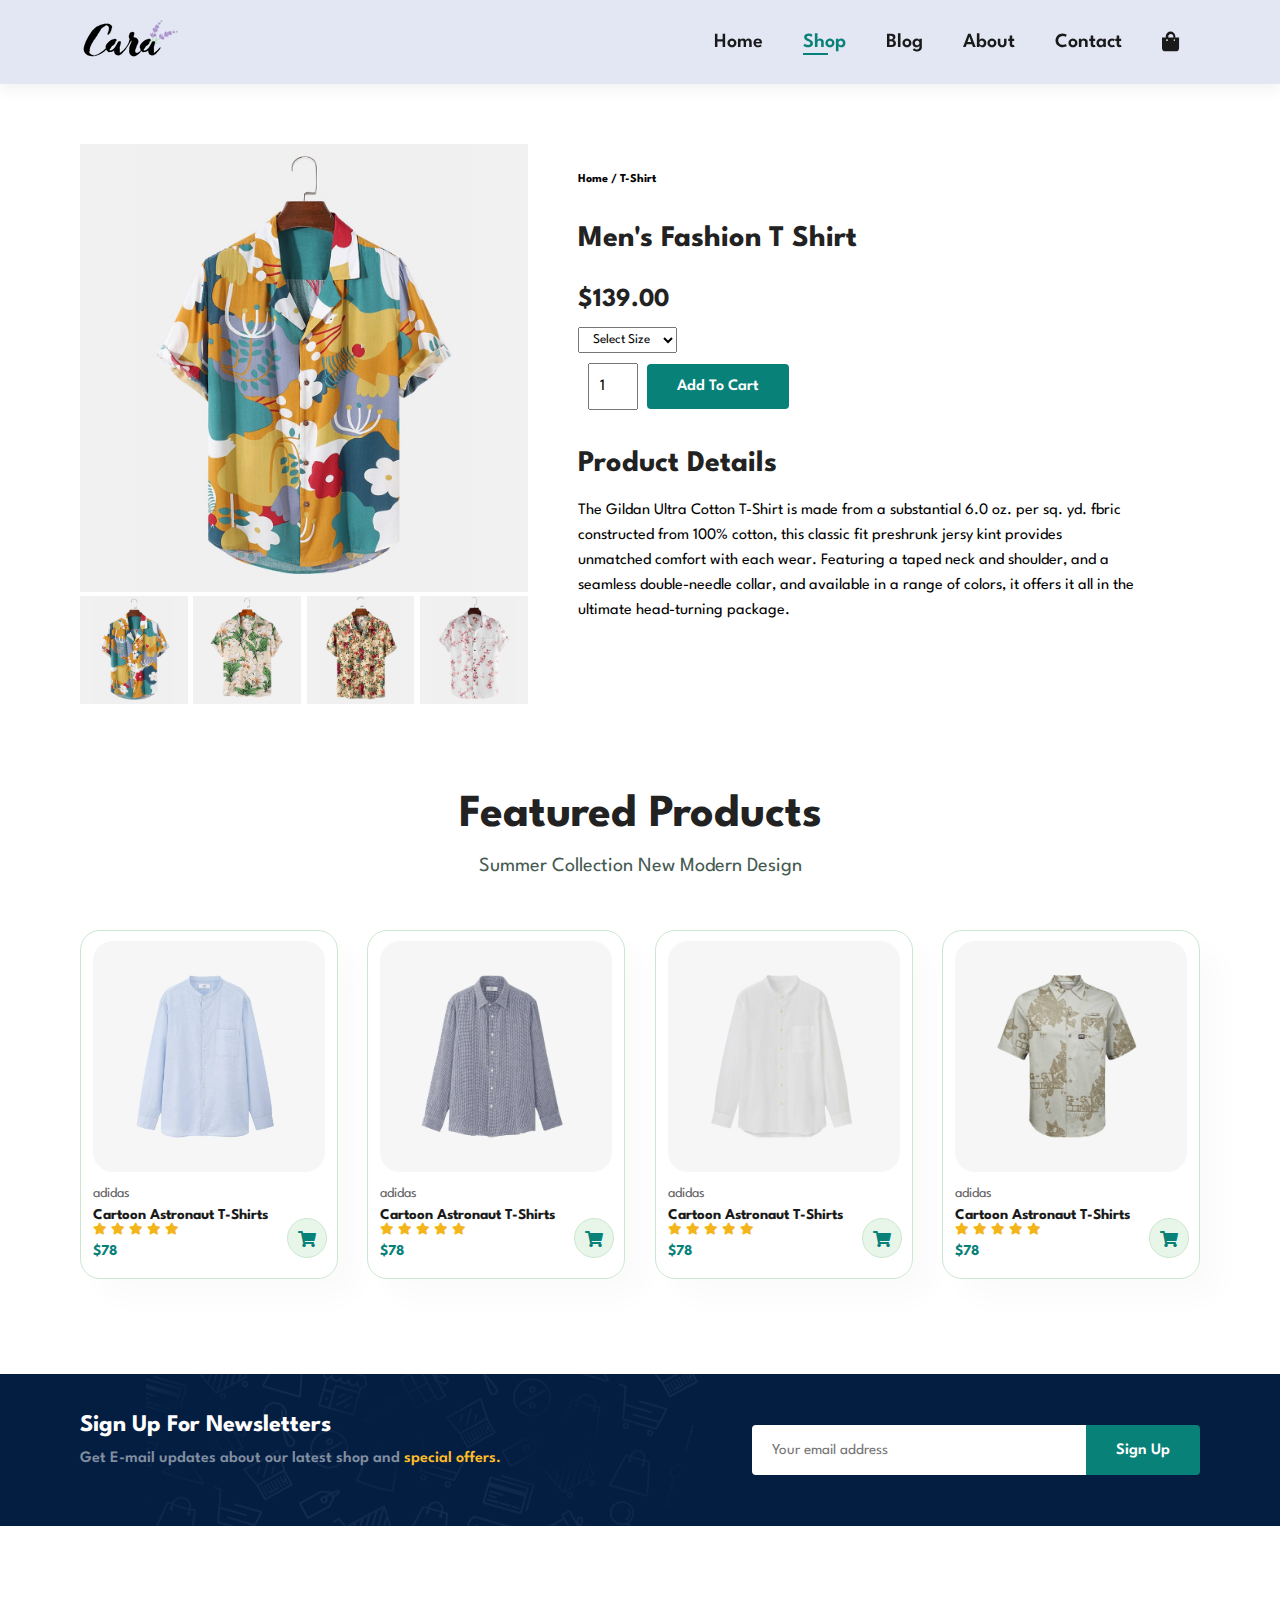
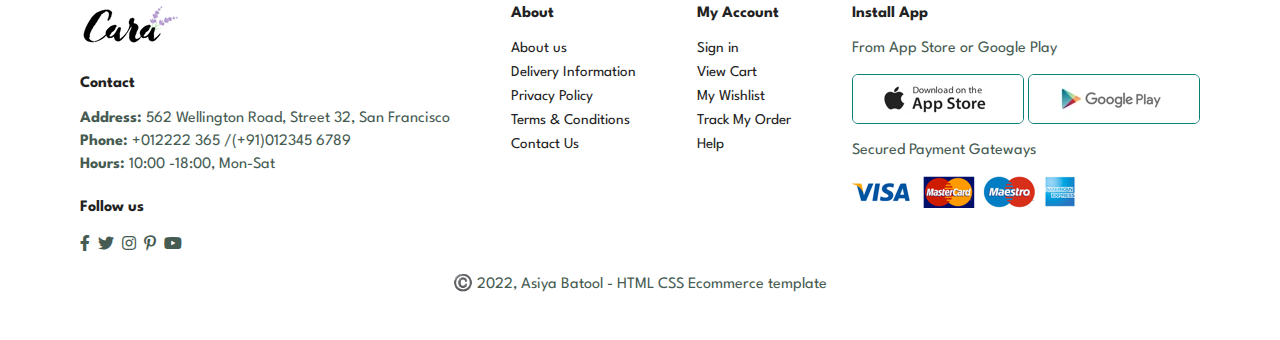
<file: sproduct.html>
<!DOCTYPE html>
<html lang="en">

<head>
    <meta charset="UTF-8">
    <meta http-equiv="X-UA-Compatible" content="IE=edge">
    <meta name="viewport" content="width=device-width, initial-scale=1.0">
    <link rel="stylesheet" href="style.css">

    <link rel="stylesheet" href="https://use.fontawesome.com/releases/v5.15.4/css/all.css" />

    <title>Ecommerce Website</title>
</head>

<body>
    <!----header Section start ----->
    <section id="header">
        <a href="#">
            <img src="/img/logo.png" class="logo" alt="">
        </a>
        <nav>
            <ul id="navbar">
                <li><a href="index.html">Home</a></li>
                <li><a class="active" href="shop.html">Shop</a></li>
                <li><a href="blog.html">Blog</a></li>
                <li><a href="about.html">About</a></li>
                <li><a href="contact.html">Contact</a></li>
                <li id="lg-bag"><a href="cart.html"><i class="fas fa-shopping-bag"></i></a></li>
                <a href="#" id="close"><i class="fas fa-times"></i></a>
            </ul>
        </nav>

        <div id="mobile">
            <a href="cart.html"><i class="fas fa-shopping-bag"></i></a>
            <i id="bar" class="fas fa-outdent"></i>
        </div>

    </section>

    <!----Product detail Section  start ----->
    <section id="prodetails" class="section-p1">

        <!-- 1st column -->
        <div class="single-pro-image">
            <img src="/img/products/f1.jpg" width="100%" id="MainImg">

            <div class="small-img-group">

                <div class="small-img-col">
                    <img src="/img/products/f1.jpg" width="100%" class="small-img">
                </div>

                <div class="small-img-col">
                    <img src="/img/products/f2.jpg" width="100%" class="small-img">
                </div>

                <div class="small-img-col">
                    <img src="/img/products/f3.jpg" width="100%" class="small-img">
                </div>

                <div class="small-img-col">
                    <img src="/img/products/f4.jpg" width="100%" class="small-img">
                </div>

            </div>

        </div>

         <!-- 2nd column -->
        <div class="single-pro-details">

            <h6>Home / T-Shirt</h6>
            <h4>Men's Fashion T Shirt</h4>
            <h2>$139.00</h2>
            <select>
                <option>Select Size</option>
                <option>XL</option>
                <option>XXL</option>
                <option>Small</option>
                <option>Large</option>
            </select>
            <input type="number" value="1">
            <button class="normal">Add To Cart</button>
            <h4>Product Details</h4>
            <span>The Gildan Ultra Cotton T-Shirt is made from a substantial 6.0 oz. per sq. yd. fbric constructed from 100% cotton, this classic fit preshrunk jersy kint provides unmatched comfort with each wear. Featuring a taped neck and shoulder, and a seamless double-needle collar, and available in a range of colors, it offers it all in the ultimate head-turning package.</span>

        </div>

    </section>

     <!----Product Section start ----->
     <section id="product1" class="section-p1">

        <h2>Featured Products</h2>
        <p>Summer Collection New Modern Design</p>

        <div class="pro-container">

            <div class="pro">
                <img src="./img/products/n1.jpg" alt="">
                <div class="des">
                    <span>adidas</span>
                    <h5>Cartoon Astronaut T-Shirts</h5>
                    <div class="star">
                        <i class="fas fa-star"></i>
                        <i class="fas fa-star"></i>
                        <i class="fas fa-star"></i>
                        <i class="fas fa-star"></i>
                        <i class="fas fa-star"></i>
                    </div>
                    <h4>$78</h4>
                </div>
                <a href="#"><i class="fas fa-shopping-cart cart"></i></a>
            </div>

            <div class="pro">
                <img src="./img/products/n2.jpg" alt="">
                <div class="des">
                    <span>adidas</span>
                    <h5>Cartoon Astronaut T-Shirts</h5>
                    <div class="star">
                        <i class="fas fa-star"></i>
                        <i class="fas fa-star"></i>
                        <i class="fas fa-star"></i>
                        <i class="fas fa-star"></i>
                        <i class="fas fa-star"></i>
                    </div>
                    <h4>$78</h4>
                </div>
                <a href="#"><i class="fas fa-shopping-cart cart"></i></a>
            </div>
            <div class="pro">
                <img src="./img/products/n3.jpg" alt="">
                <div class="des">
                    <span>adidas</span>
                    <h5>Cartoon Astronaut T-Shirts</h5>
                    <div class="star">
                        <i class="fas fa-star"></i>
                        <i class="fas fa-star"></i>
                        <i class="fas fa-star"></i>
                        <i class="fas fa-star"></i>
                        <i class="fas fa-star"></i>
                    </div>
                    <h4>$78</h4>
                </div>
                <a href="#"><i class="fas fa-shopping-cart cart"></i></a>
            </div>
            <div class="pro">
                <img src="./img/products/n4.jpg" alt="">
                <div class="des">
                    <span>adidas</span>
                    <h5>Cartoon Astronaut T-Shirts</h5>
                    <div class="star">
                        <i class="fas fa-star"></i>
                        <i class="fas fa-star"></i>
                        <i class="fas fa-star"></i>
                        <i class="fas fa-star"></i>
                        <i class="fas fa-star"></i>
                    </div>
                    <h4>$78</h4>
                </div>
                <a href="#"><i class="fas fa-shopping-cart cart"></i></a>
            </div>

        </div>

    </section>


    <!----newsLetter Section 1 start ----->
    <section id="newsletter" class="section-p1 section-m1">

        <div class="newstext">
            <h4>Sign Up For Newsletters</h4>
            <p>Get E-mail updates about our latest shop and <span>special offers.</span></p>
        </div>

        <div class="form">
            <input type="text" placeholder="Your email address">
            <button class="normal">Sign Up</button>
        </div>

    </section>

    <!----Footer Section----->

    <footer class="section-p1">

        <!---- 1st column ---->
        <div class="col">
            <img class="logo" src="/img/logo.png" alt="">
            <h4>Contact</h4>
            <p> <strong>Address:</strong> 562 Wellington Road, Street 32, San Francisco</p>
            <p> <strong>Phone:</strong> +012222 365 /(+91)012345 6789</p>
            <p> <strong>Hours:</strong> 10:00 -18:00, Mon-Sat</p>
            <div class="follow">
                <h4>Follow us</h4>
                <div class="icon">
                    <i class="fab fa-facebook-f"></i>
                    <i class="fab fa-twitter"></i>
                    <i class="fab fa-instagram"></i>
                    <i class="fab fa-pinterest-p"></i>
                    <i class="fab fa-youtube"></i>
                </div>
            </div>
        </div>

        <!---- 2nd column ---->
        <div class="col">
            <h4>About</h4>
            <a href="#">About us</a>
            <a href="#">Delivery Information</a>
            <a href="#">Privacy Policy</a>
            <a href="#">Terms & Conditions</a>
            <a href="#">Contact Us</a>
        </div>

        <!---- 3rd column ---->
        <div class="col">
            <h4>My Account</h4>
            <a href="#">Sign in</a>
            <a href="#">View Cart</a>
            <a href="#">My Wishlist</a>
            <a href="#">Track My Order</a>
            <a href="#">Help</a>
        </div>

        <!---- 4th column ---->
        <div class="col install">
            <h4>Install App</h4>
            <p>From App Store or Google Play</p>
            <div class="row">
                <img src="./img/pay/app.jpg" alt="">
                <img src="./img/pay/play.jpg" alt="">
            </div>
            <p>Secured Payment Gateways</p>
            <img src="./img/pay/pay.png" alt="">
        </div>

        <div class="copyright">
            <p>©️ 2022, Asiya Batool - HTML CSS Ecommerce template</p>
        </div>

    </footer>

    <script>
        var MainImg =document.querySelector("#MainImg")
        var smallimg =document.querySelectorAll(".small-img")

        smallimg[0].onclick = function() {
            MainImg.src = smallimg[0].src
        }
        smallimg[1].onclick = function() {
            MainImg.src = smallimg[1].src
        }
        smallimg[2].onclick = function() {
            MainImg.src = smallimg[2].src
        }
        smallimg[3].onclick = function() {
            MainImg.src = smallimg[3].src
        }

    </script>


    <script src="/script.js"></script>
</body>

</html>
</file>
<file: style.css>
@import url('https://fonts.googleapis.com/css2?family=League+Spartan:wght@100;200;300;400;500;600;700;800;900&display=swap');

* {
    margin: 0;
    padding: 0;
    box-sizing: border-box;
    font-family: 'League Spartan', sans-serif;
}

html {
    overflow-x: hidden;
}

h1 {
    font-size: 50px;
    line-height: 64px;
    color: #222;
}

h2 {
    font-size: 46px;
    line-height: 54px;
    color: #222;
}

h4 {
    font-size: 30px;
    color: #222;
}

h6 {
    font-weight: 700;
    font-size: 12px;
}

p {
    font-size: 20px;
    color: #465b52;
    margin: 15px 0 20px 0;
}

.section-p1 {
    padding: 40px 80px;
}

.section-m1 {
    margin: 40px 0px;
}

button.normal {
    font-size: 16px;
    font-weight: 600;
    padding: 15px 30px;
    color: #000;
    background-color: #fff;
    border-radius: 4px;
    cursor: pointer;
    border: none;
    outline: none;
    transition: 0.2s;
    -webkit-border-radius: 4px;
    -moz-border-radius: 4px;
    -ms-border-radius: 4px;
    -o-border-radius: 4px;
}

button.white {
    font-size: 15px;
    font-weight: 600;
    padding: 11px 18px;
    color: #fff;
    background-color: transparent;
    cursor: pointer;
    border: 1px solid #fff;
    outline: none;
    transition: 0.2s;
    -webkit-transition: 0.2s;
    -moz-transition: 0.2s;
    -ms-transition: 0.2s;
    -o-transition: 0.2s;
}

body {
    width: 100%;
}

/* --- Header Start --- */

#header {
    display: flex;
    align-items: center;
    justify-content: space-between;
    padding: 20px 80px;
    background: #E3E6F3;
    box-shadow: 0 5px 15px rgba(0, 0, 0, 0.06);
    z-index: 999;
    position: sticky;
    top: 0;
    left: 0;
}

#navbar {
    display: flex;
    align-items: center;
    justify-content: center;
}

#navbar li {
    list-style: none;
    padding: 0px 20px;
    position: relative;
}

#navbar li a {
    text-decoration: none;
    font-size: 20px;
    font-weight: 600;
    color: #1a1a1a;
    transition: 0.3s ease;
    -webkit-transition: 0.3s ease;
    -moz-transition: 0.3s ease;
    -ms-transition: 0.3s ease;
    -o-transition: 0.3s ease;
}

#navbar li a:hover,
#navbar li a.active {
    color: #088178;
}

#navbar li a.active::after,
#navbar li a:hover::after {
    content: "";
    width: 30%;
    height: 2px;
    background: #088178;
    position: absolute;
    bottom: -4px;
    left: 20px;
}

#mobile {
    display: none;
    align-items: center;
}

#close {
    display: none;
}

/* --- Home Page --- */

#hero {
    background-image: url("./img/hero4.png");
    height: 90vh;
    width: 100%;
    background-size: cover;
    background-position: top 25% right 0%;
    padding: 0 80px;
    display: flex;
    flex-direction: column;
    align-items: flex-start;
    justify-content: center;
}

#hero h4 {
    padding-bottom: 15px;
}

#hero h1 {
    color: #088178;
}

#hero button {
    background-image: url("./img/button.png");
    background-color: transparent;
    color: #088178;
    border: 0;
    padding: 14px 80px 14px 65px;
    background-repeat: no-repeat;
    cursor: pointer;
    font-weight: 700;
    font-size: 15px;
}

#feature {
    display: flex;
    align-items: center;
    justify-content: space-between;
    flex-wrap: wrap;
}

#feature .fe-box {
    width: 180px;
    text-align: center;
    padding: 25px 15px;
    box-shadow: 20px 20px 34px rgba(0, 0, 0, 0.03);
    border: 1px solid #cce7d0;
    border-radius: 4px;
    margin: 15px 0;
}

#feature .fe-box:hover {
    box-shadow: 10px 10px 54px rgba(70, 62, 221, 0.1);
}

#feature .fe-box img {
    width: 100%;
    margin-bottom: 10px;
}

#feature .fe-box h6 {
    display: inline-block;
    padding: 9px 8px 6px 8px;
    line-height: 1;
    border-radius: 4px;
    color: #088178;
    background-color: #fddde4;
}

#feature .fe-box:nth-child(2) h6 {
    background-color: #cdebbc;
}

#feature .fe-box:nth-child(3) h6 {
    background-color: #d1e8f2;
}

#feature .fe-box:nth-child(4) h6 {
    background-color: #cdd4f8;
}

#feature .fe-box:nth-child(5) h6 {
    background-color: #f6dbf6;
}

#feature .fe-box:nth-child(6) h6 {
    background-color: #fff2e5;
}

/* --product section-- */
#product1 {
    text-align: center;
}

#product1 .pro-container {
    display: flex;
    justify-content: space-between;
    padding-top: 20px;
    flex-wrap: wrap;
}

#product1 .pro {
    width: 23%;
    min-width: 250px;
    padding: 10px 12px;
    border: 1px solid #cce7d0;
    border-radius: 20px;
    cursor: pointer;
    box-shadow: 20px 20px 30px rgba(0, 0, 0, 0.02);
    margin: 15px 0;
    transition: 0.2s ease;
    position: relative;
    transition: 0.2s linear;
}

#product1 .pro:hover {
    box-shadow: 20px 20px 30px rgba(0, 0, 0, 0.06);
    transform: scale(1.1);
}

#product1 .pro img {
    width: 100%;
    border-radius: 20px;
}

#product1 .pro .des {
    text-align: start;
    padding: 10px 0;
}

#product1 .pro .des span {
    color: #606063;
    font-size: 14px;
}

#product1 .pro .des h5 {
    padding-top: 7px;
    color: #1a1a1a;
    font-size: 15px;
}

#product1 .pro .des i {
    font-size: 12px;
    color: rgb(243, 181, 25);
}

#product1 .pro .des h4 {
    padding-top: 7px;
    font-size: 15px;
    font-weight: 700;
    color: #088178;
}

#product1 .pro .cart {
    width: 40px;
    height: 40px;
    line-height: 40px;
    border-radius: 50px;
    background-color: #e8f6ea;
    font-weight: 600;
    color: #088178;
    border: 1px solid #cce7d0;
    position: absolute;
    bottom: 20px;
    right: 10px;
}

/* --Banner section 1-- */

#banner {
    display: flex;
    flex-direction: column;
    align-items: center;
    justify-content: center;
    text-align: center;
    background-image: url('./img/banner/b2.jpg');
    width: 100%;
    height: 40vh;
    background-size: cover;
    background-position: center;
}

#banner h4 {
    color: #fff;
    font-size: 17px;
}

#banner h2 {
    color: #fff;
    font-size: 32px;
    padding: 10px 0;
}

#banner h2 span {
    color: #ef3636;
}

#banner button:hover {
    background: #088178;
    color: #fff;
}

/*-- small-banner Section 2--*/

#sm-banner {
    display: flex;
    justify-content: space-between;
    flex-wrap: wrap;
}

#sm-banner .banner-box {
    display: flex;
    flex-direction: column;
    align-items: flex-start;
    justify-content: center;
    background-image: url('./img/banner/b17.jpg');
    min-width: 540px;
    height: 50vh;
    background-size: cover;
    background-position: center;
    padding: 30px;
}

#sm-banner .banner-box2 {
    background-image: url('./img/banner/b10.jpg');

}

#sm-banner h4 {
    color: #fff;
    font-size: 22px;
    font-weight: 300;
}

#sm-banner h2 {
    color: #fff;
    font-size: 30px;
    font-weight: 800;
}

#sm-banner span {
    color: #fff;
    font-size: 16px;
    font-weight: 500;
    padding-bottom: 15px;
}

#sm-banner .banner-box:hover button {
    background-color: #088178;
    border: 1px solid #088178;
}

/* --Banner section 3-- */
#banner3 {
    display: flex;
    justify-content: space-between;
    flex-wrap: wrap;
    padding: 0 80px;
}

#banner3 .banner-box {
    display: flex;
    flex-direction: column;
    align-items: flex-start;
    justify-content: center;
    background-image: url('./img/banner/b7.jpg');
    min-width: 30%;
    height: 30vh;
    background-size: cover;
    background-position: center;
    padding: 20px;
    margin-bottom: 20px;
}

#banner3 .banner-box2 {
    background-image: url('./img/banner/b4.jpg');
}

#banner3 .banner-box3 {
    background-image: url('./img/banner/b18.jpg');
}

#banner3 h2 {
    color: #fff;
    font-weight: 900;
    font-size: 24px;
}

#banner3 h3 {
    color: #ec544e;
    font-weight: 800;
    font-size: 17px;
}

/*-- newsLetter Section -- */
#newsletter {
    display: flex;
    justify-content: space-between;
    flex-wrap: wrap;
    align-items: center;
    background-image: url("./img/banner/b14.png");
    background-repeat: no-repeat;
    background-position: 20% 30%;
    background-color: #041e42;
}

#newsletter h4 {
    font-size: 24px;
    font-weight: 700;
    color: #fff;
}

#newsletter p {
    font-size: 16px;
    font-weight: 600;
    color: #818ea0;
}

#newsletter p span {
    color: #ffbd27;
}

#newsletter .form {
    display: flex;
    width: 40%;
}

#newsletter input {
    height: 3.125rem;
    padding: 0 1.25em;
    font-size: 15px;
    width: 100%;
    border: 1px solid transparent;
    border-radius: 4px;
    outline: none;
    border-top-right-radius: 0;
    border-bottom-right-radius: 0;
}

#newsletter button {
    background-color: #088178;
    color: #fff;
    white-space: nowrap;
    border-top-left-radius: 0;
    border-bottom-left-radius: 0;
}

/* ---- Footer Section---- */
footer {
    display: flex;
    flex-wrap: wrap;
    justify-content: space-between;
}

footer .col {
    display: flex;
    flex-direction: column;
    align-items: flex-start;
    margin-bottom: 20px;
}

footer .logo {
    margin-bottom: 30px;
}

footer h4 {
    font-size: 16px;
    padding-bottom: 20px;
}

footer p {
    font-size: 16px;
    margin: 0 0 8px 0;
}

footer a {
    font-size: 15px;
    text-decoration: none;
    color: #222;
    margin-bottom: 10px;
}

footer .follow {
    margin-top: 20px;
}

footer .follow i {
    color: #465b52;
    padding-right: 4px;
    cursor: pointer;
}

footer .install .row img {
    border: 1px solid #088178;
    border-radius: 6px;
}

footer .install img {
    margin: 10px 0 15px 0;
}

footer .follow i:hover,
footer a:hover {
    color: #088178;
}

footer .copyright {
    width: 100%;
    text-align: center;
}

/* ----------------------- 
    ---Shop Page ------
-------------------------*/

#page-header {
    background-image: url(/img/banner/b1.jpg);
    width: 100%;
    height: 40vh;
    background-size: cover;
    display: flex;
    justify-content: center;
    text-align: center;
    flex-direction: column;
    padding: 14px;
}

#page-header h2,
#page-header p {
    color: #fff;
}

#pagination {
    text-align: center;
}

#pagination a {
    text-decoration: none;
    background-color: #088178;
    padding: 15px 20px;
    border-radius: 4px;
    color: #fff;
    font-weight: 600;
}

#pagination a i {
    font-size: 16px;
    font-weight: 600;
}

/* ----Single Product ------ */

#prodetails {
    display: flex;
    margin-top: 20px;
}

#prodetails .single-pro-image {
    width: 40%;
    margin-right: 50px;
}

.small-img-group {
    display: flex;
    justify-content: space-between;
}

.small-img-col {
    flex-basis: 24%;
    cursor: pointer;
}

#prodetails .single-pro-details {
    width: 50%;
    padding-top: 30px;
}

#prodetails .single-pro-details h4 {
    padding: 40px 0 20px 0;
}

#prodetails .single-pro-details h2 {
    font-size: 26px;
}

#prodetails .single-pro-details select {
    display: block;
    padding: 5px 10px;
    margin-bottom: 10px;
}

#prodetails .single-pro-details input {
    width: 50px;
    height: 47px;
    padding-left: 10px;
    font-size: 16px;
    margin-left: 10px;
}

#prodetails .single-pro-details input:focus {
    outline: none;
}

#prodetails .single-pro-details button {
    background-color: #088178;
    color: #fff;
    margin-left: 5px;
}

#prodetails .single-pro-details span {
    line-height: 25px;
}

/* ---------------------------
    ---- Blog Page ----
----------------------------*/

#page-header.blog-header {
    background-image: url('/img/banner/b19.jpg');
}

#blog {
    padding: 150px 150px 0px 150px;
}

#blog .blog-box {
    display: flex;
    align-items: center;
    width: 100%;
    position: relative;
    padding-bottom: 90px;
}

#blog .blog-img {
    /* width: 50%; */
    width: 100%;
    margin-right: 40px;
}

#blog img {
    width: 100%;
    height: 300px;
    object-fit: cover;
}

#blog .blog-details {
    width: 50%;
}

#blog .bolg-details a {
    text-decoration: none;
    font-size: 13px;
    color: #000;
    font-weight: 700;
    position: relative;
    transition: 0.3s;
}

#blog .bolg-details a::after {
    content: '';
    width: 50px;
    height: 1px;
    background-color: #000;
    position: absolute;
    top: 4px;
    right: -60px;
}

#blog .bolg-details a:hover {
    color: #088178;
}

#blog .bolg-details a:hover:after {
    background-color: #088178;
}

#blog .blog-box h1 {
    position: absolute;
    top: -40px;
    left: 0;
    font-size: 70px;
    font-weight: 700;
    color: #c9cbce;
    z-index: -9;
}

/* ---------------------------
    ---- About Page ----
----------------------------*/
#page-header.about-header {
    background-image: url("/img/about/banner.png");
}

#about-head {
    display: flex;
    align-items: center;
}

#about-head img {
    width: 50%;
    height: auto;
}

#about-head div {
    padding-left: 40px;
}

#about-app {
    text-align: center;
}

#about-app .video {
    width: 70%;
    height: 100%;
    margin: 30px auto 0 auto;
}

#about-app .video video {
    width: 100%;
    height: 100%;
    border-radius: 20px;
}
/* ----------------------- 
    ---Contact Page ------
-------------------------*/
#contact-details{
    display: flex;
    align-items: center;
    justify-content: space-between;
}
#contact-details .details {
    width: 40%;
}
#contact-details .details span{
    font-size: 16px;
}

#contact-details .details h2,
#form-details h2{
    font-size: 30px;
    line-height: 35px;
    padding: 20px 0;
}

#contact-details .details h3{
    font-size: 18px;
    padding-bottom: 15px;
}

#contact-details .details li{
    list-style: none;
    display: flex;
    padding: 10px 0;
}

#contact-details .details li i{
    font-size: 14px;
    padding-right: 22px;
}

#contact-details .details li p{
    margin: 0;
    font-size: 16px;
}

#contact-details .map{
    width: 55%;
    height: 400px;
}

#contact-details .map iframe{
    width: 100%;
    height: 100%;
}
#form-details{
    display: flex;
    justify-content: space-between;
    margin: 30px;
    padding: 80px;
    border: 1px solid #e1e1e1;
}
#form-details form {
    width: 65%;
    display: flex;
    flex-direction: column;
    align-items: flex-start;
}
#form-details form input,
#form-details form textarea{
    width: 100%;
    padding: 12px 15px;
    outline: none;
    margin-bottom: 20px;
    border: 1px solid #e1e1e1;
}
#form-details form button{
    background-color: #088178;
    color: white;
}

#form-details .people div{
    padding-bottom: 25px;
    display: flex;
    align-items: flex-start;
}

#form-details img{
   width: 65px;
    height: 65px;
    object-fit: cover;
    margin-right: 15px;
}

.people p{
    margin: 0;
    font-size: 16px;
    line-height: 22px;
}
.people span{
    display: block;
    font-size: 20px;
    font-weight: 700;
    color: #000;
} 

/* ----------------------- 
    ----Cart Page ------
-------------------------*/
#cart {
    overflow-x: auto;
}
#cart table{
    width: 100%;
    border-collapse: collapse;
    table-layout: fixed;
    white-space: nowrap;
}
#cart table img{
    width: 70px;
}
#cart table td:nth-child(1){
    width: 100px;
    text-align: center;
}
#cart table td:nth-child(2){
    width: 150px;
    text-align: center;
}

#cart table td:nth-child(3){
    width: 250px;
    text-align: center;
}

#cart table td:nth-child(4),
#cart table td:nth-child(5),
#cart table td:nth-child(6){
    width: 150px;
    text-align: center;
}
#cart table td:nth-child(5) input{
    width: 70px;
    padding: 10px 5px 10px 15px;
}
#cart table thead{
    border: 1px solid #e2e9e1;
    border-left: none;
    border-right: none;
}
#cart table thead td{
    font-weight: 700;
    text-transform: uppercase;
    font-size: 15px;
    padding: 18px 0;
}
#cart table tbody tr td{
    padding-top: 15px;
}
#cart table tbody td{
    font-size: 15px;
}

/* Cart-add Section */
#cart-add{
    display: flex;
    flex-wrap: wrap;
    justify-content: space-between;
}
#coupon{
    width: 50%;
    margin-bottom: 30px;
}
#coupon h3,
#subtotal h3{
    padding-bottom: 15px;
    font-size: 25px;
    font-weight: 600;
}
#coupon input{
    padding: 10px 20px;
    outline: none;
    width: 60%;
    margin-right: 10px;
    border: 1px solid #e2e9e1;
}
#coupon button,
#subtotal button{
    background: #088178;
    color: #fff;
    padding: 12px 20px;
    font-size: 17px;
}
#subtotal{
    width: 50%;
    margin-bottom: 30px;
    border: 1px solid #e2e9e1;
    padding: 30px;
}

#subtotal table{
    border-collapse: collapse;
    width: 100%;
    margin-bottom: 20px;
}

#subtotal table td{
    width: 50%;
    border: 1px solid #e2e9e1;
    padding: 10px;
    font-size: 16px;
}













/* ----------------------- 
    ---- Media Query ------
----------------------*/

@media (max-width: 799px) {

    .section-p1 {
        padding: 40px;
    }

    #navbar {
        display: flex;
        flex-direction: column;
        align-items: flex-start;
        justify-content: flex-start;
        position: fixed;
        top: 0;
        /*right: 0px;
        */
        right: -300px;
        height: 100vh;
        width: 300px;
        background-color: #e3e6f3;
        box-shadow: 0 40px 60px rgba(0, 0, 0, 0.1);
        padding: 80px 0 0 10px;
        transition: 0.3s;
    }

    #navbar.active {
        right: 0px;
    }

    #navbar li {
        margin-bottom: 25px;
    }

    #mobile {
        display: flex;
        align-items: center;
    }

    #mobile i {
        color: #1a1a1a;
        font-size: 24px;
        padding-left: 20px;
    }

    #close {
        display: initial;
        position: absolute;
        top: 30px;
        left: 30px;
        color: #222;
        font-size: 24px;
    }

    #lg-bag {
        display: none;
    }

    #hero {
        height: 70vh;
        padding: 0 80px;
        background-position: top 30% right 30%;
    }

    #feature {
        justify-content: center;
    }

    #feature .fe-box {
        margin: 15px;
    }

    #product1 .pro-container {
        justify-content: center;
    }

    #product1 .pro {
        margin: 15px;
    }

    #banner {
        height: 20vh;
    }

    #sm-banner .banner-box {
        min-width: 100%;
        height: 30vh;
    }

    #banner3 {
        padding: 0 40px;
    }

    #banner3 .banner-box {
        width: 28%;
    }

    #newsletter .form {
        width: 70%;
    }

    #blog {
        padding: 150px 150px 0px 120px;
    }

    /* contact page */

    #form-details {
        padding: 40px;
    }
    #form-details form{
        width: 50%;
    }
}


/* mobile devices */
@media (max-width:477px) {
    .section-p1 {
        padding: 20px;
    }

    #header {
        padding: 10px 30px;
    }

    h1 {
        font-size: 45px;
    }

    h2 {
        font-size: 38px;
    }

    #hero {
        padding: 0 20px;
        background-position: 50%;
    }

    #feature {
        justify-content: space-between;
    }

    #feature .fe-box {
        width: 155px;
        margin: 0 0 15px 0;
    }

    #product1 .pro {
        width: 100%;
    }

    #banner {
        height: 40vh;
    }

    #sm-banner .banner-box {
        height: 40vh;
    }

    #sm-banner .banner-box2 {
        margin-top: 20px;
    }

    #banner3 {
        padding: 0 20px;
    }

    #banner3 .banner-box {
        width: 100%;
    }

    #newsletter {
        padding: 40px;
    }

    #newsletter .form {
        width: 100%;
    }

    footer .copyright {
        text-align: start;
    }

    /* Single Product */
    #prodetails {
        display: flex;
        flex-direction: column;
    }

    #prodetails .single-pro-image {
        width: 100%;
        margin-right: 0px;
    }

    #prodetails .single-pro-details {
        width: 100%;
    }

    /* Blog Page */
    #blog {
        padding: 100px 20px 0px 20px;
    }

    #blog .blog-box {
        display: flex;
        flex-direction: column;
        align-items: flex-start;
    }

    #blog .blog-img {
        margin-right: 0px;
        margin-bottom: 30px;
    }

    #blog .blog-details {
        width: 100%;
    }

    /* About Page */
    #about-head {
        flex-direction: column;
    }
    #about-head img {
        width: 100%;
        margin-bottom: 20px;
    }
    #about-head div {
        padding-left: 0px;
    }
    #about-app .video {
        width: 100%;
    }

    /* contact page */
    #contact-details {
        flex-direction: column; 
    }    
    #contact-details .details {
        width: 100%;
        margin-bottom: 30px ;
    }
    #contact-details .map {
        width: 100%;
    }
    #form-details {
        margin: 10px;
        padding: 30px 10px;
        flex-wrap: wrap;
    }
    #form-details form {
        width: 100%;
        margin-bottom: 30px;
    }

    /* cart page */
    #cart-add {
       flex-direction: column;
    }
    #coupon {
        width: 100%;
    }
    #subtotal {
        width: 100%;
        padding: 20px;
    }

}
</file>
